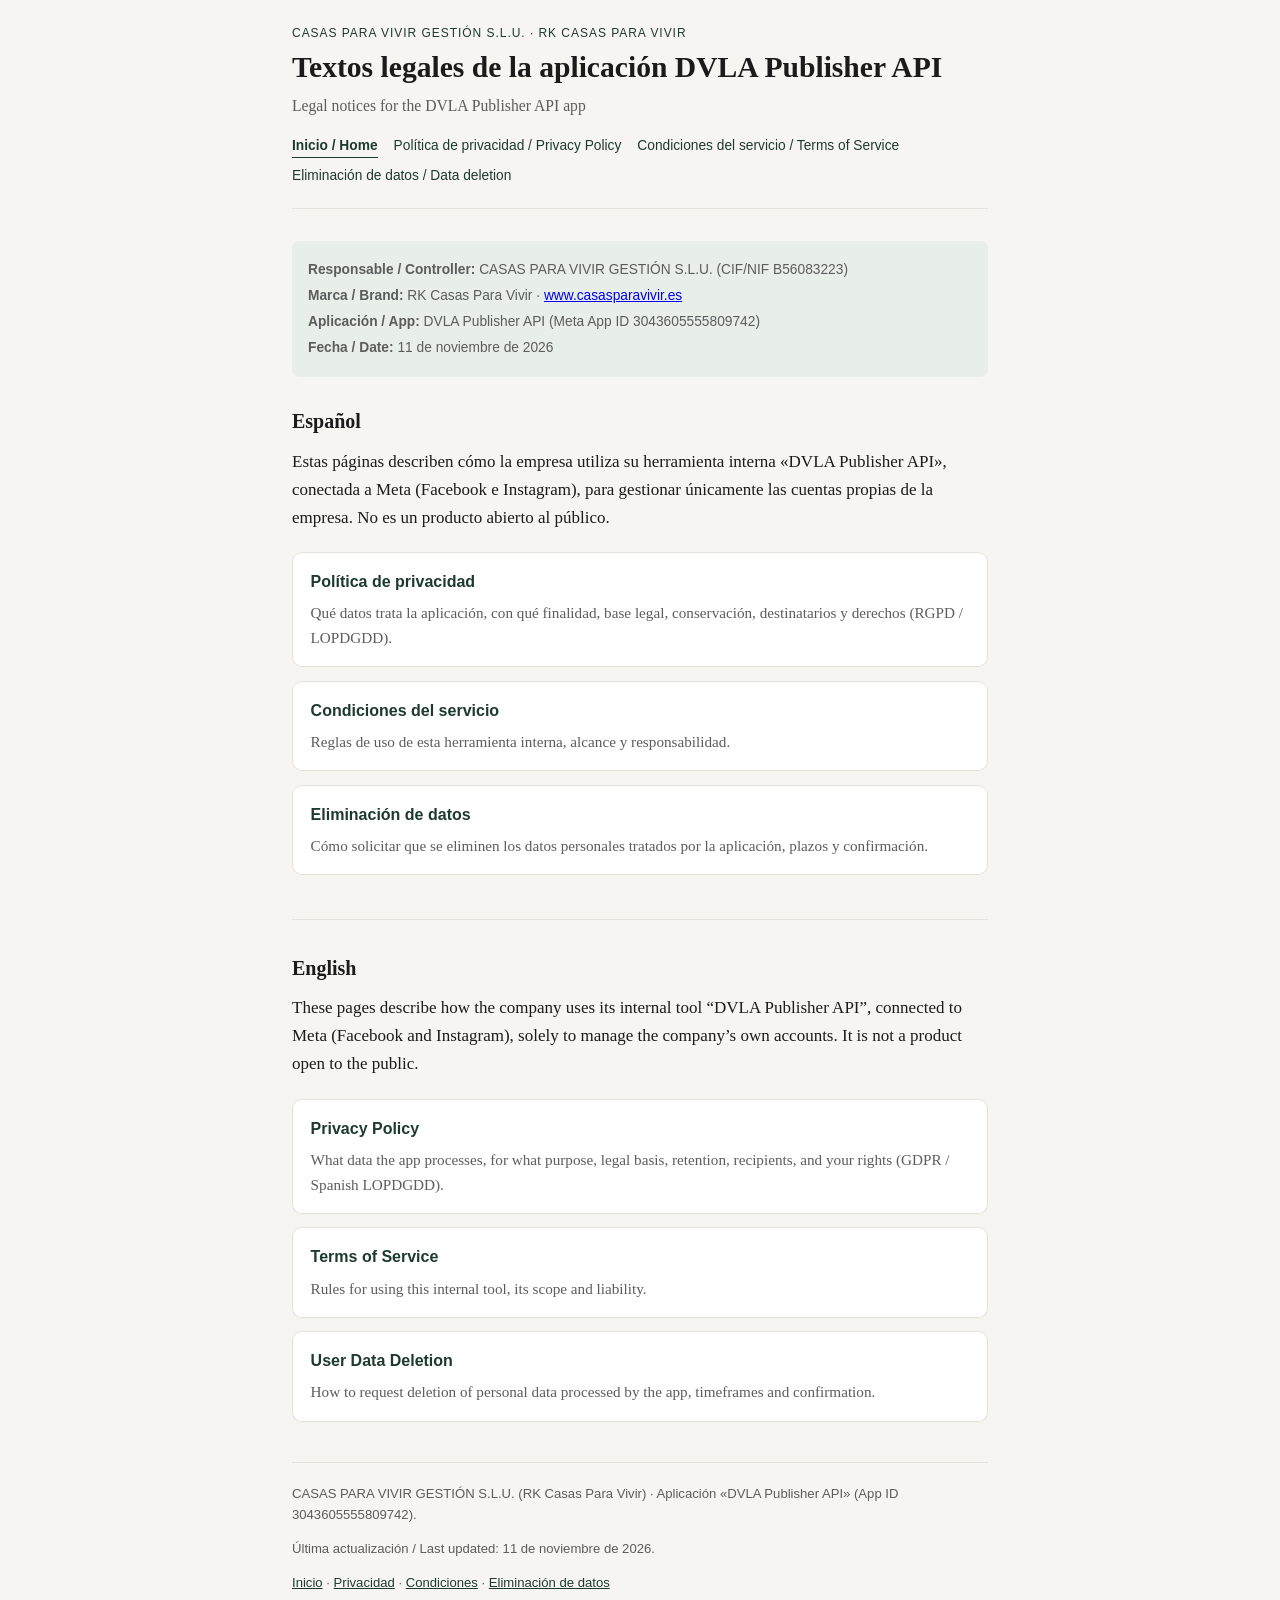
<file: index.html>
<!DOCTYPE html>
<html lang="es">
<head>
  <meta charset="utf-8">
  <meta name="viewport" content="width=device-width, initial-scale=1">
  <title>Textos legales — DVLA Publisher API | CASAS PARA VIVIR GESTIÓN S.L.U.</title>
  <meta name="description" content="Política de privacidad, condiciones del servicio e instrucciones de eliminación de datos de la aplicación interna DVLA Publisher API.">
  <meta name="robots" content="index,follow">
  <link rel="stylesheet" href="styles.css">
</head>
<body>
  <div class="wrap">
    <header>
      <p class="brand">CASAS PARA VIVIR GESTIÓN S.L.U. · RK Casas Para Vivir</p>
      <h1>Textos legales de la aplicación DVLA Publisher API</h1>
      <p class="subtitle">Legal notices for the DVLA Publisher API app</p>
    <nav>
      <a href="index.html" aria-current="page">Inicio / Home</a>
      <a href="privacidad.html">Política de privacidad / Privacy Policy</a>
      <a href="condiciones.html">Condiciones del servicio / Terms of Service</a>
      <a href="eliminacion-datos.html">Eliminación de datos / Data deletion</a>
    </nav>
    </header>

    <div class="meta">
      <p><strong>Responsable / Controller:</strong> CASAS PARA VIVIR GESTIÓN S.L.U. (CIF/NIF B56083223)</p>
      <p><strong>Marca / Brand:</strong> RK Casas Para Vivir · <a href="https://www.casasparavivir.es">www.casasparavivir.es</a></p>
      <p><strong>Aplicación / App:</strong> DVLA Publisher API (Meta App ID 3043605555809742)</p>
      <p><strong>Fecha / Date:</strong> 11 de noviembre de 2026</p>
    </div>

    <section id="es">
      <h2>Español</h2>
      <p>Estas páginas describen cómo la empresa utiliza su herramienta interna «DVLA Publisher API», conectada a Meta (Facebook e Instagram), para gestionar únicamente las cuentas propias de la empresa. No es un producto abierto al público.</p>
      <div class="cards">
        <a class="card" href="privacidad.html">
          <h2>Política de privacidad</h2>
          <p>Qué datos trata la aplicación, con qué finalidad, base legal, conservación, destinatarios y derechos (RGPD / LOPDGDD).</p>
        </a>
        <a class="card" href="condiciones.html">
          <h2>Condiciones del servicio</h2>
          <p>Reglas de uso de esta herramienta interna, alcance y responsabilidad.</p>
        </a>
        <a class="card" href="eliminacion-datos.html">
          <h2>Eliminación de datos</h2>
          <p>Cómo solicitar que se eliminen los datos personales tratados por la aplicación, plazos y confirmación.</p>
        </a>
      </div>
    </section>

    <hr class="lang-break">

    <section id="en">
      <h2>English</h2>
      <p>These pages describe how the company uses its internal tool “DVLA Publisher API”, connected to Meta (Facebook and Instagram), solely to manage the company’s own accounts. It is not a product open to the public.</p>
      <div class="cards">
        <a class="card" href="privacidad.html#en">
          <h2>Privacy Policy</h2>
          <p>What data the app processes, for what purpose, legal basis, retention, recipients, and your rights (GDPR / Spanish LOPDGDD).</p>
        </a>
        <a class="card" href="condiciones.html#en">
          <h2>Terms of Service</h2>
          <p>Rules for using this internal tool, its scope and liability.</p>
        </a>
        <a class="card" href="eliminacion-datos.html#en">
          <h2>User Data Deletion</h2>
          <p>How to request deletion of personal data processed by the app, timeframes and confirmation.</p>
        </a>
      </div>
    </section>
    <footer>
      <p>CASAS PARA VIVIR GESTIÓN S.L.U. (RK Casas Para Vivir) · Aplicación «DVLA Publisher API» (App ID 3043605555809742).</p>
      <p>Última actualización / Last updated: 11 de noviembre de 2026.</p>
      <p>
        <a href="index.html">Inicio</a> ·
        <a href="privacidad.html">Privacidad</a> ·
        <a href="condiciones.html">Condiciones</a> ·
        <a href="eliminacion-datos.html">Eliminación de datos</a>
      </p>
    </footer>
  </div>
</body>
</html>
</file>
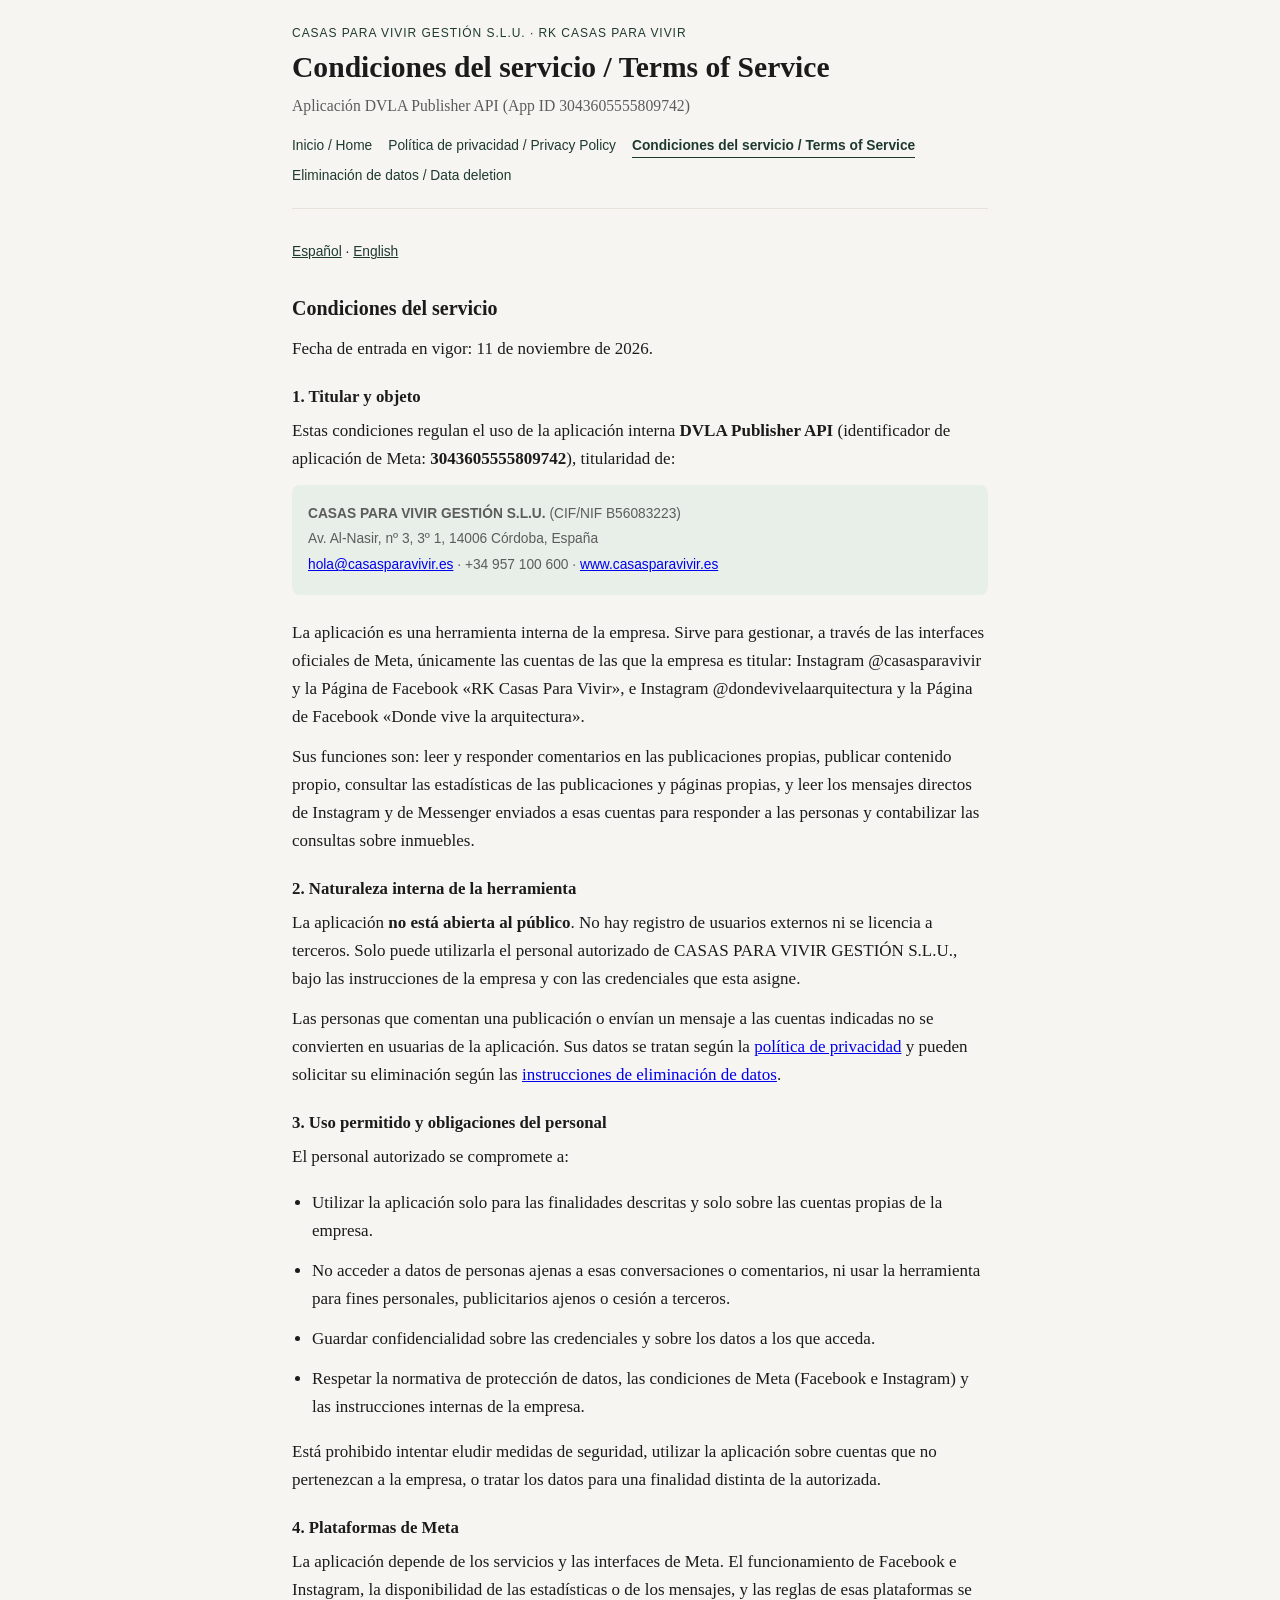
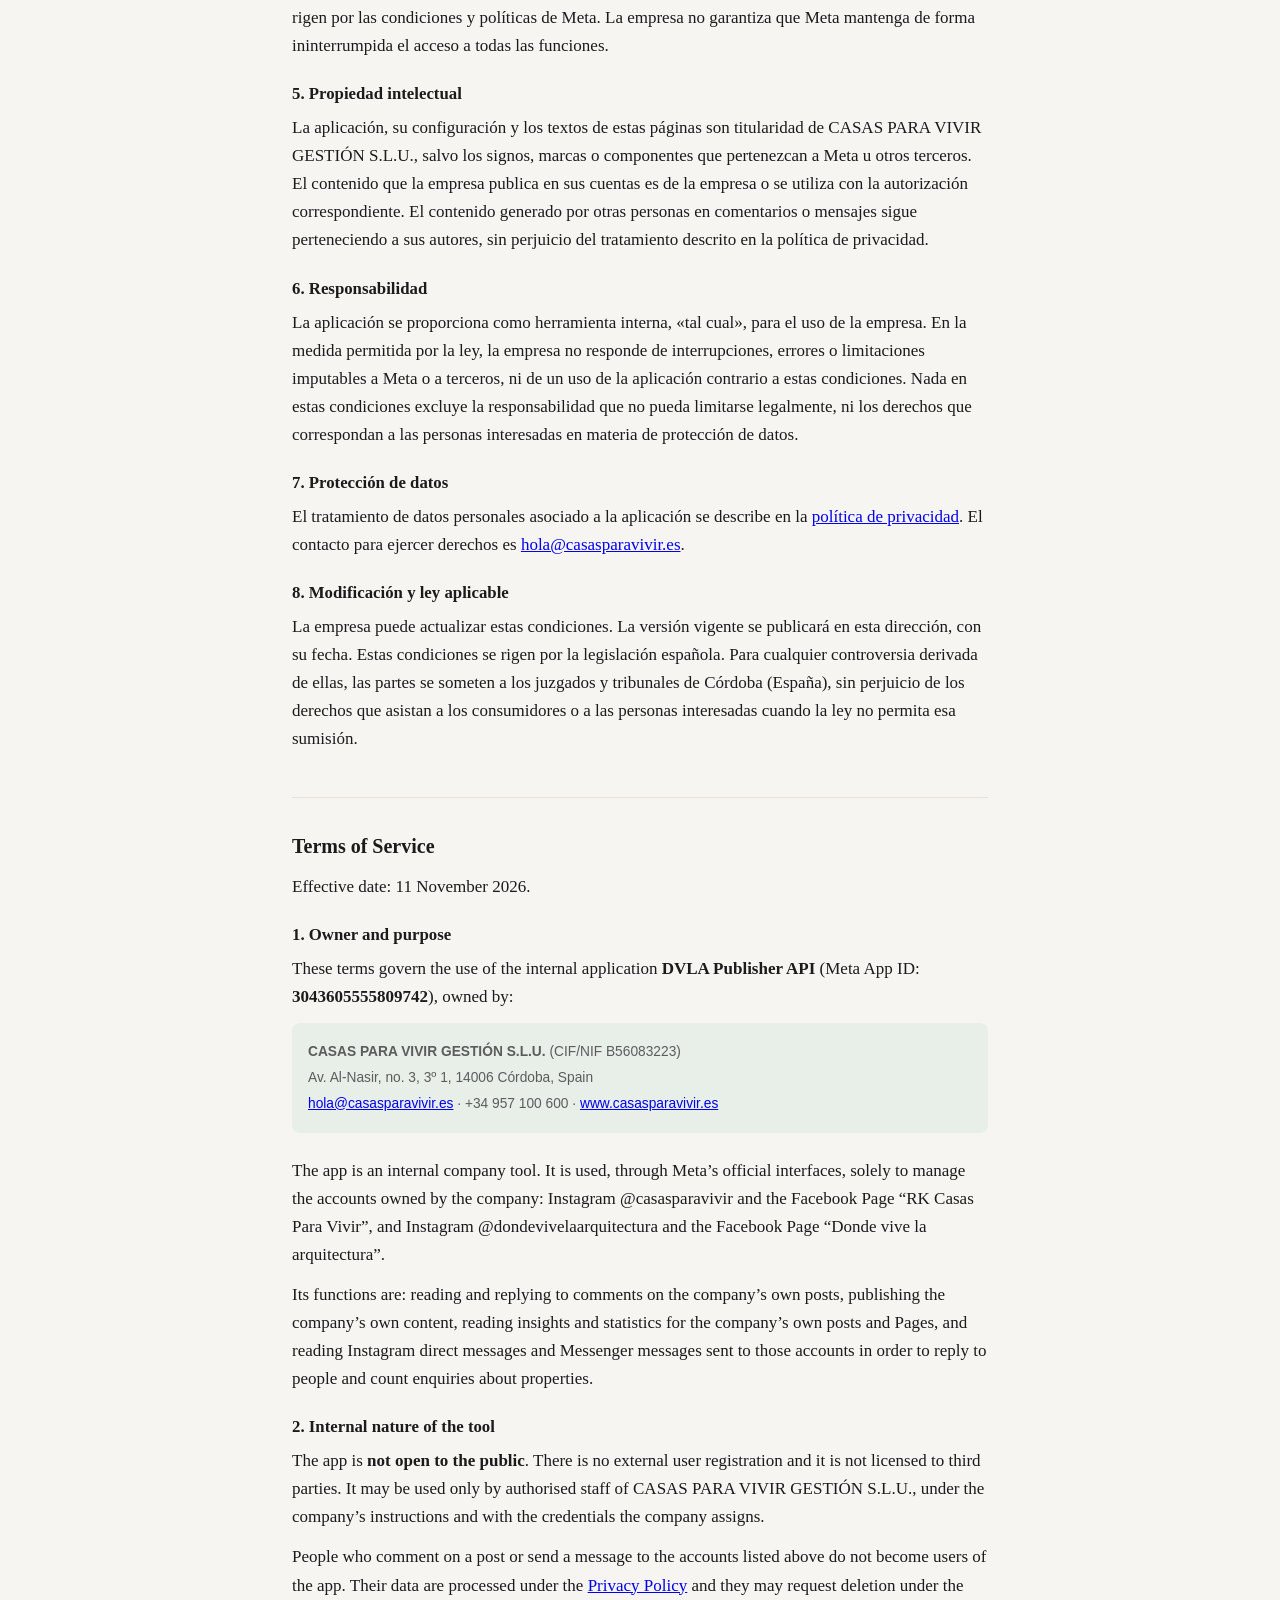
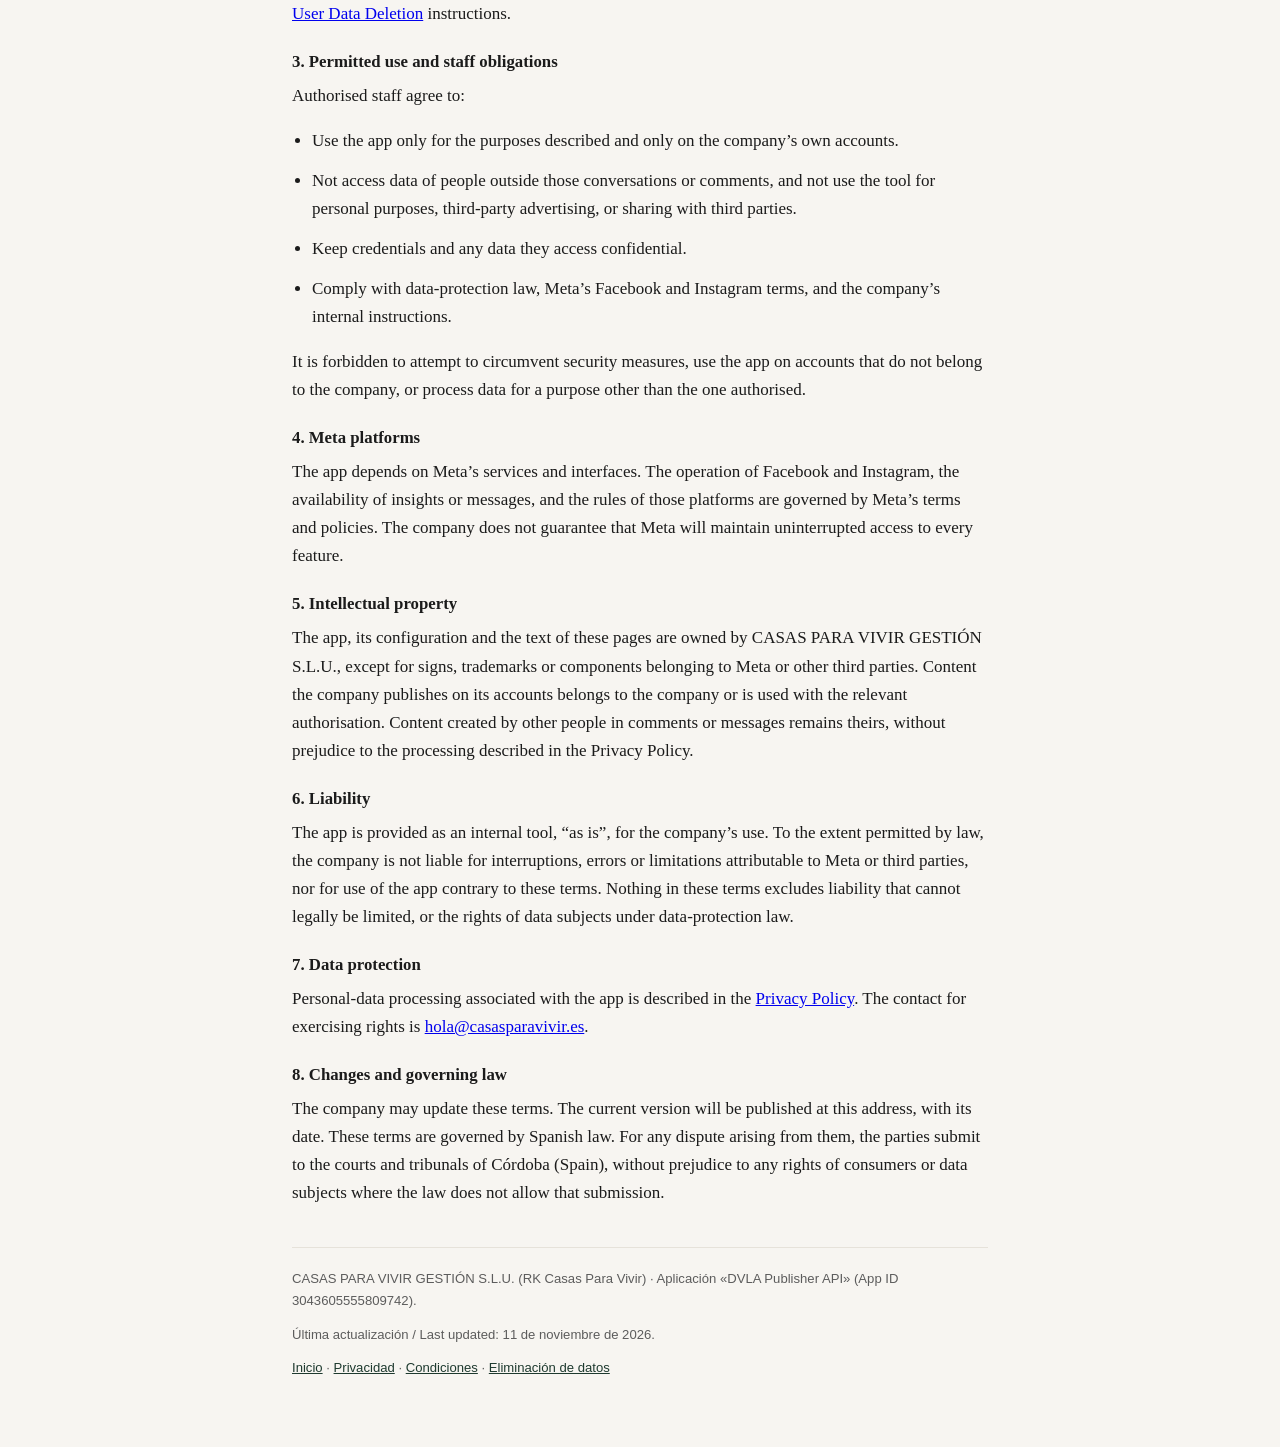
<file: condiciones.html>
<!DOCTYPE html>
<html lang="es">
<head>
  <meta charset="utf-8">
  <meta name="viewport" content="width=device-width, initial-scale=1">
  <title>Condiciones del servicio — DVLA Publisher API | CASAS PARA VIVIR GESTIÓN S.L.U.</title>
  <meta name="description" content="Condiciones del servicio de la aplicación interna DVLA Publisher API de CASAS PARA VIVIR GESTIÓN S.L.U.">
  <meta name="robots" content="index,follow">
  <link rel="stylesheet" href="styles.css">
</head>
<body>
  <div class="wrap">
    <header>
      <p class="brand">CASAS PARA VIVIR GESTIÓN S.L.U. · RK Casas Para Vivir</p>
      <h1>Condiciones del servicio / Terms of Service</h1>
      <p class="subtitle">Aplicación DVLA Publisher API (App ID 3043605555809742)</p>
    <nav>
      <a href="index.html">Inicio / Home</a>
      <a href="privacidad.html">Política de privacidad / Privacy Policy</a>
      <a href="condiciones.html" aria-current="page">Condiciones del servicio / Terms of Service</a>
      <a href="eliminacion-datos.html">Eliminación de datos / Data deletion</a>
    </nav>
    </header>

    <p class="lang"><a href="#es">Español</a> · <a href="#en">English</a></p>

    <section id="es">
      <h2>Condiciones del servicio</h2>
      <p>Fecha de entrada en vigor: 11 de noviembre de 2026.</p>

      <h3>1. Titular y objeto</h3>
      <p>Estas condiciones regulan el uso de la aplicación interna <strong>DVLA Publisher API</strong> (identificador de aplicación de Meta: <strong>3043605555809742</strong>), titularidad de:</p>
      <div class="meta">
        <p><strong>CASAS PARA VIVIR GESTIÓN S.L.U.</strong> (CIF/NIF B56083223)</p>
        <p>Av. Al-Nasir, nº 3, 3º 1, 14006 Córdoba, España</p>
        <p><a href="mailto:hola@casasparavivir.es">hola@casasparavivir.es</a> · +34 957 100 600 · <a href="https://www.casasparavivir.es">www.casasparavivir.es</a></p>
      </div>
      <p>La aplicación es una herramienta interna de la empresa. Sirve para gestionar, a través de las interfaces oficiales de Meta, únicamente las cuentas de las que la empresa es titular: Instagram @casasparavivir y la Página de Facebook «RK Casas Para Vivir», e Instagram @dondevivelaarquitectura y la Página de Facebook «Donde vive la arquitectura».</p>
      <p>Sus funciones son: leer y responder comentarios en las publicaciones propias, publicar contenido propio, consultar las estadísticas de las publicaciones y páginas propias, y leer los mensajes directos de Instagram y de Messenger enviados a esas cuentas para responder a las personas y contabilizar las consultas sobre inmuebles.</p>

      <h3>2. Naturaleza interna de la herramienta</h3>
      <p>La aplicación <strong>no está abierta al público</strong>. No hay registro de usuarios externos ni se licencia a terceros. Solo puede utilizarla el personal autorizado de CASAS PARA VIVIR GESTIÓN S.L.U., bajo las instrucciones de la empresa y con las credenciales que esta asigne.</p>
      <p>Las personas que comentan una publicación o envían un mensaje a las cuentas indicadas no se convierten en usuarias de la aplicación. Sus datos se tratan según la <a href="privacidad.html">política de privacidad</a> y pueden solicitar su eliminación según las <a href="eliminacion-datos.html">instrucciones de eliminación de datos</a>.</p>

      <h3>3. Uso permitido y obligaciones del personal</h3>
      <p>El personal autorizado se compromete a:</p>
      <ul>
        <li>Utilizar la aplicación solo para las finalidades descritas y solo sobre las cuentas propias de la empresa.</li>
        <li>No acceder a datos de personas ajenas a esas conversaciones o comentarios, ni usar la herramienta para fines personales, publicitarios ajenos o cesión a terceros.</li>
        <li>Guardar confidencialidad sobre las credenciales y sobre los datos a los que acceda.</li>
        <li>Respetar la normativa de protección de datos, las condiciones de Meta (Facebook e Instagram) y las instrucciones internas de la empresa.</li>
      </ul>
      <p>Está prohibido intentar eludir medidas de seguridad, utilizar la aplicación sobre cuentas que no pertenezcan a la empresa, o tratar los datos para una finalidad distinta de la autorizada.</p>

      <h3>4. Plataformas de Meta</h3>
      <p>La aplicación depende de los servicios y las interfaces de Meta. El funcionamiento de Facebook e Instagram, la disponibilidad de las estadísticas o de los mensajes, y las reglas de esas plataformas se rigen por las condiciones y políticas de Meta. La empresa no garantiza que Meta mantenga de forma ininterrumpida el acceso a todas las funciones.</p>

      <h3>5. Propiedad intelectual</h3>
      <p>La aplicación, su configuración y los textos de estas páginas son titularidad de CASAS PARA VIVIR GESTIÓN S.L.U., salvo los signos, marcas o componentes que pertenezcan a Meta u otros terceros. El contenido que la empresa publica en sus cuentas es de la empresa o se utiliza con la autorización correspondiente. El contenido generado por otras personas en comentarios o mensajes sigue perteneciendo a sus autores, sin perjuicio del tratamiento descrito en la política de privacidad.</p>

      <h3>6. Responsabilidad</h3>
      <p>La aplicación se proporciona como herramienta interna, «tal cual», para el uso de la empresa. En la medida permitida por la ley, la empresa no responde de interrupciones, errores o limitaciones imputables a Meta o a terceros, ni de un uso de la aplicación contrario a estas condiciones. Nada en estas condiciones excluye la responsabilidad que no pueda limitarse legalmente, ni los derechos que correspondan a las personas interesadas en materia de protección de datos.</p>

      <h3>7. Protección de datos</h3>
      <p>El tratamiento de datos personales asociado a la aplicación se describe en la <a href="privacidad.html">política de privacidad</a>. El contacto para ejercer derechos es <a href="mailto:hola@casasparavivir.es">hola@casasparavivir.es</a>.</p>

      <h3>8. Modificación y ley aplicable</h3>
      <p>La empresa puede actualizar estas condiciones. La versión vigente se publicará en esta dirección, con su fecha. Estas condiciones se rigen por la legislación española. Para cualquier controversia derivada de ellas, las partes se someten a los juzgados y tribunales de Córdoba (España), sin perjuicio de los derechos que asistan a los consumidores o a las personas interesadas cuando la ley no permita esa sumisión.</p>
    </section>

    <hr class="lang-break">

    <section id="en">
      <h2>Terms of Service</h2>
      <p>Effective date: 11 November 2026.</p>

      <h3>1. Owner and purpose</h3>
      <p>These terms govern the use of the internal application <strong>DVLA Publisher API</strong> (Meta App ID: <strong>3043605555809742</strong>), owned by:</p>
      <div class="meta">
        <p><strong>CASAS PARA VIVIR GESTIÓN S.L.U.</strong> (CIF/NIF B56083223)</p>
        <p>Av. Al-Nasir, no. 3, 3º 1, 14006 Córdoba, Spain</p>
        <p><a href="mailto:hola@casasparavivir.es">hola@casasparavivir.es</a> · +34 957 100 600 · <a href="https://www.casasparavivir.es">www.casasparavivir.es</a></p>
      </div>
      <p>The app is an internal company tool. It is used, through Meta’s official interfaces, solely to manage the accounts owned by the company: Instagram @casasparavivir and the Facebook Page “RK Casas Para Vivir”, and Instagram @dondevivelaarquitectura and the Facebook Page “Donde vive la arquitectura”.</p>
      <p>Its functions are: reading and replying to comments on the company’s own posts, publishing the company’s own content, reading insights and statistics for the company’s own posts and Pages, and reading Instagram direct messages and Messenger messages sent to those accounts in order to reply to people and count enquiries about properties.</p>

      <h3>2. Internal nature of the tool</h3>
      <p>The app is <strong>not open to the public</strong>. There is no external user registration and it is not licensed to third parties. It may be used only by authorised staff of CASAS PARA VIVIR GESTIÓN S.L.U., under the company’s instructions and with the credentials the company assigns.</p>
      <p>People who comment on a post or send a message to the accounts listed above do not become users of the app. Their data are processed under the <a href="privacidad.html#en">Privacy Policy</a> and they may request deletion under the <a href="eliminacion-datos.html#en">User Data Deletion</a> instructions.</p>

      <h3>3. Permitted use and staff obligations</h3>
      <p>Authorised staff agree to:</p>
      <ul>
        <li>Use the app only for the purposes described and only on the company’s own accounts.</li>
        <li>Not access data of people outside those conversations or comments, and not use the tool for personal purposes, third-party advertising, or sharing with third parties.</li>
        <li>Keep credentials and any data they access confidential.</li>
        <li>Comply with data-protection law, Meta’s Facebook and Instagram terms, and the company’s internal instructions.</li>
      </ul>
      <p>It is forbidden to attempt to circumvent security measures, use the app on accounts that do not belong to the company, or process data for a purpose other than the one authorised.</p>

      <h3>4. Meta platforms</h3>
      <p>The app depends on Meta’s services and interfaces. The operation of Facebook and Instagram, the availability of insights or messages, and the rules of those platforms are governed by Meta’s terms and policies. The company does not guarantee that Meta will maintain uninterrupted access to every feature.</p>

      <h3>5. Intellectual property</h3>
      <p>The app, its configuration and the text of these pages are owned by CASAS PARA VIVIR GESTIÓN S.L.U., except for signs, trademarks or components belonging to Meta or other third parties. Content the company publishes on its accounts belongs to the company or is used with the relevant authorisation. Content created by other people in comments or messages remains theirs, without prejudice to the processing described in the Privacy Policy.</p>

      <h3>6. Liability</h3>
      <p>The app is provided as an internal tool, “as is”, for the company’s use. To the extent permitted by law, the company is not liable for interruptions, errors or limitations attributable to Meta or third parties, nor for use of the app contrary to these terms. Nothing in these terms excludes liability that cannot legally be limited, or the rights of data subjects under data-protection law.</p>

      <h3>7. Data protection</h3>
      <p>Personal-data processing associated with the app is described in the <a href="privacidad.html#en">Privacy Policy</a>. The contact for exercising rights is <a href="mailto:hola@casasparavivir.es">hola@casasparavivir.es</a>.</p>

      <h3>8. Changes and governing law</h3>
      <p>The company may update these terms. The current version will be published at this address, with its date. These terms are governed by Spanish law. For any dispute arising from them, the parties submit to the courts and tribunals of Córdoba (Spain), without prejudice to any rights of consumers or data subjects where the law does not allow that submission.</p>
    </section>
    <footer>
      <p>CASAS PARA VIVIR GESTIÓN S.L.U. (RK Casas Para Vivir) · Aplicación «DVLA Publisher API» (App ID 3043605555809742).</p>
      <p>Última actualización / Last updated: 11 de noviembre de 2026.</p>
      <p>
        <a href="index.html">Inicio</a> ·
        <a href="privacidad.html">Privacidad</a> ·
        <a href="condiciones.html">Condiciones</a> ·
        <a href="eliminacion-datos.html">Eliminación de datos</a>
      </p>
    </footer>
  </div>
</body>
</html>
</file>
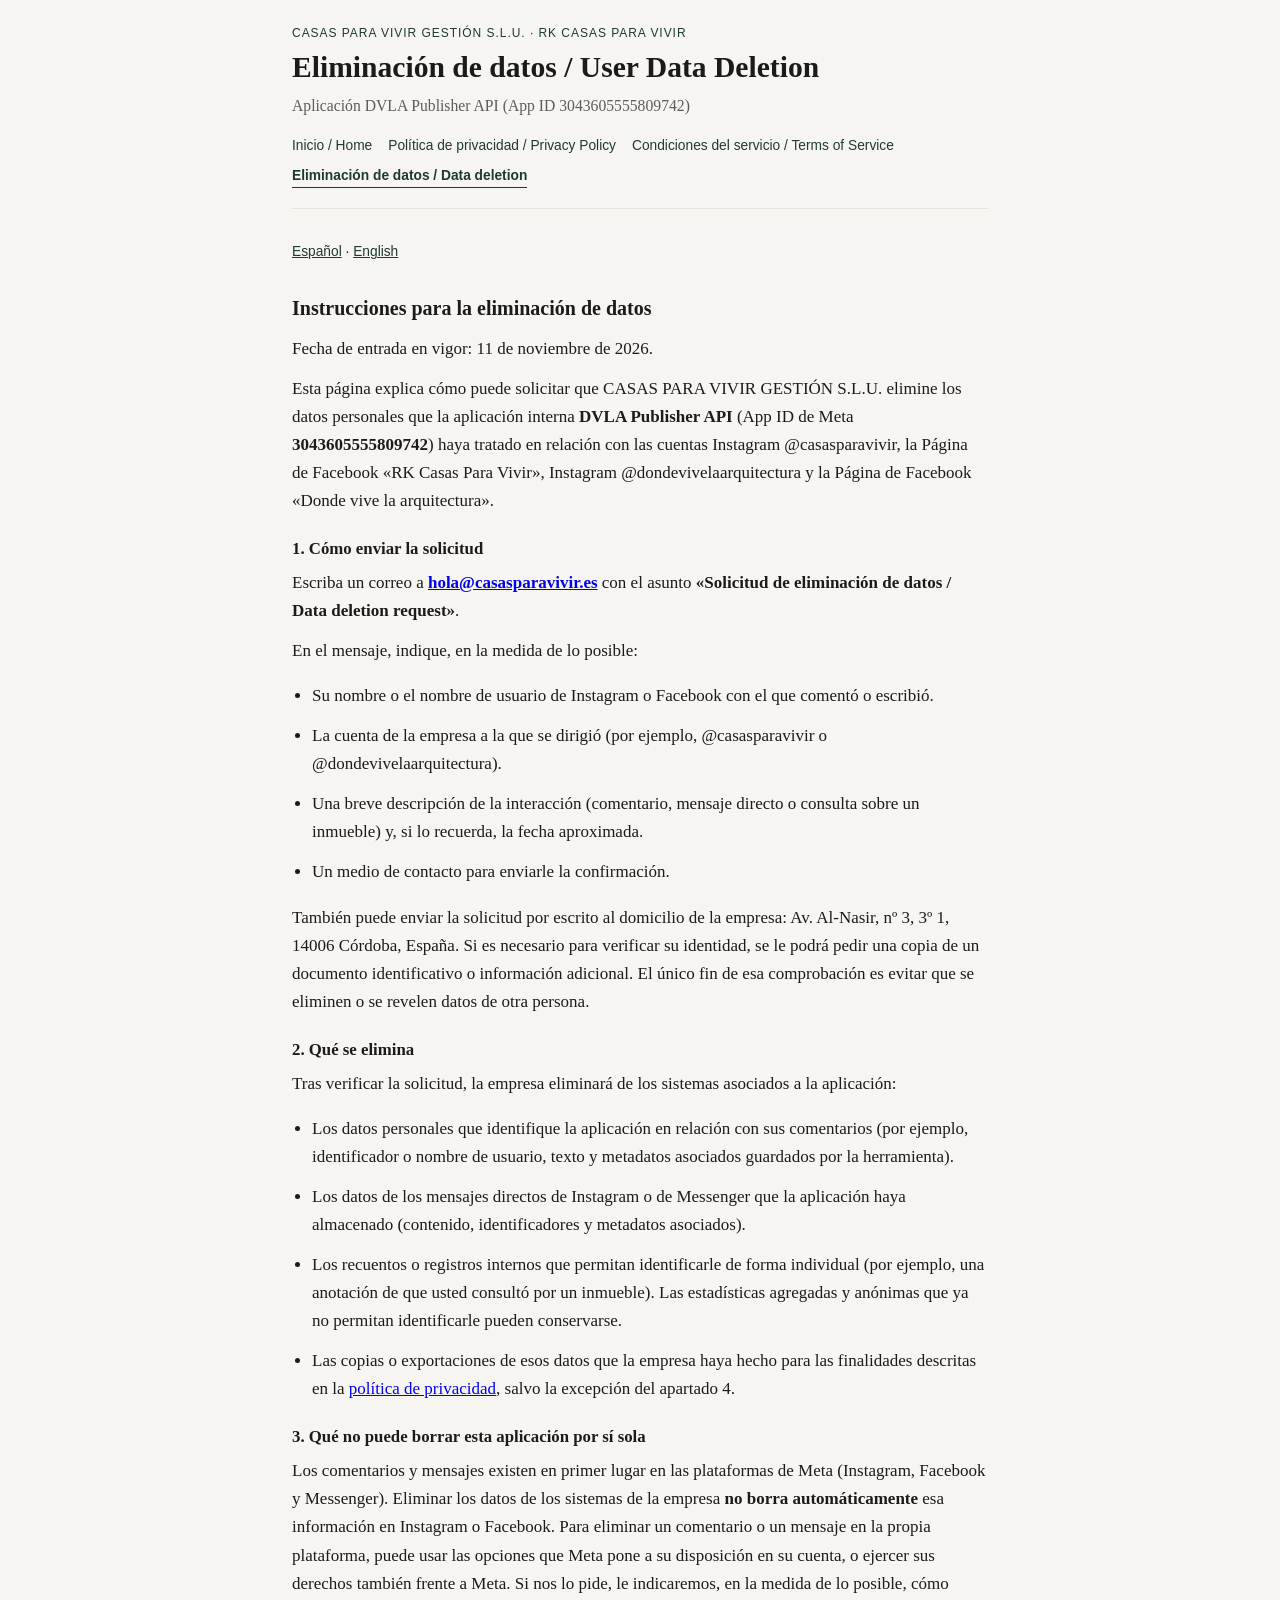
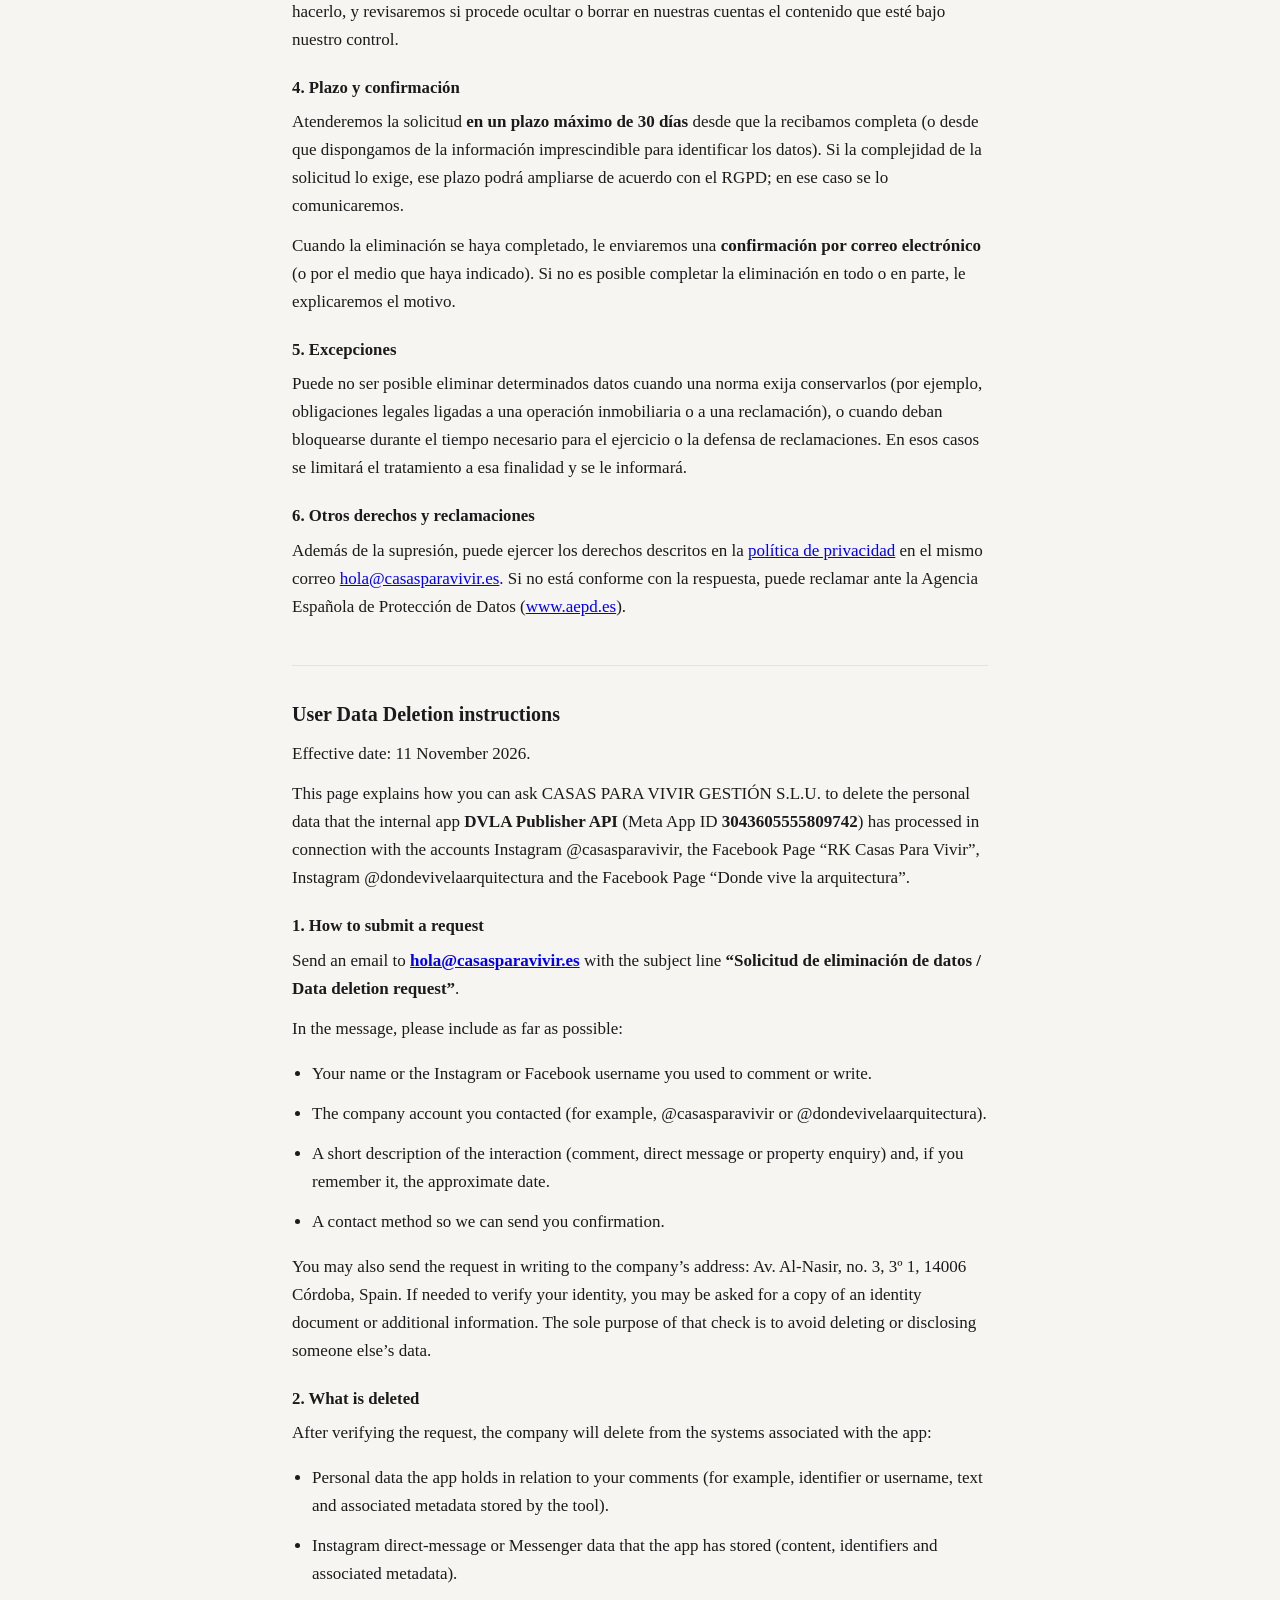
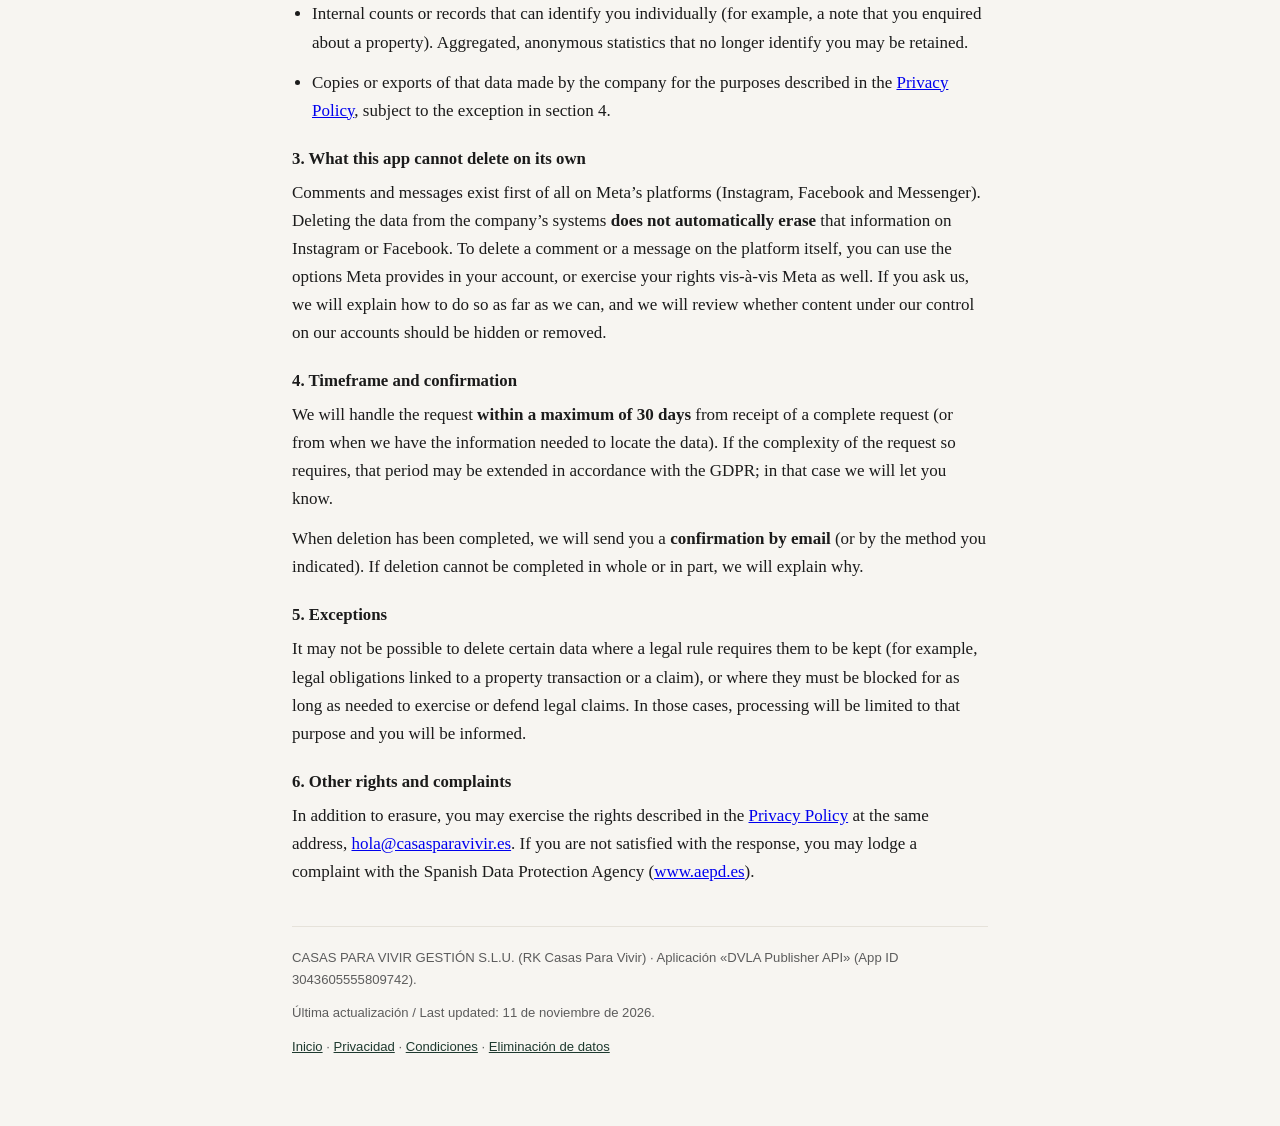
<file: eliminacion-datos.html>
<!DOCTYPE html>
<html lang="es">
<head>
  <meta charset="utf-8">
  <meta name="viewport" content="width=device-width, initial-scale=1">
  <title>Eliminación de datos — DVLA Publisher API | CASAS PARA VIVIR GESTIÓN S.L.U.</title>
  <meta name="description" content="Instrucciones para solicitar la eliminación de datos personales tratados por la aplicación DVLA Publisher API.">
  <meta name="robots" content="index,follow">
  <link rel="stylesheet" href="styles.css">
</head>
<body>
  <div class="wrap">
    <header>
      <p class="brand">CASAS PARA VIVIR GESTIÓN S.L.U. · RK Casas Para Vivir</p>
      <h1>Eliminación de datos / User Data Deletion</h1>
      <p class="subtitle">Aplicación DVLA Publisher API (App ID 3043605555809742)</p>
    <nav>
      <a href="index.html">Inicio / Home</a>
      <a href="privacidad.html">Política de privacidad / Privacy Policy</a>
      <a href="condiciones.html">Condiciones del servicio / Terms of Service</a>
      <a href="eliminacion-datos.html" aria-current="page">Eliminación de datos / Data deletion</a>
    </nav>
    </header>

    <p class="lang"><a href="#es">Español</a> · <a href="#en">English</a></p>

    <section id="es">
      <h2>Instrucciones para la eliminación de datos</h2>
      <p>Fecha de entrada en vigor: 11 de noviembre de 2026.</p>
      <p>Esta página explica cómo puede solicitar que CASAS PARA VIVIR GESTIÓN S.L.U. elimine los datos personales que la aplicación interna <strong>DVLA Publisher API</strong> (App ID de Meta <strong>3043605555809742</strong>) haya tratado en relación con las cuentas Instagram @casasparavivir, la Página de Facebook «RK Casas Para Vivir», Instagram @dondevivelaarquitectura y la Página de Facebook «Donde vive la arquitectura».</p>

      <h3>1. Cómo enviar la solicitud</h3>
      <p>Escriba un correo a <strong><a href="mailto:hola@casasparavivir.es?subject=Solicitud%20de%20eliminacion%20de%20datos%20/%20Data%20deletion%20request">hola@casasparavivir.es</a></strong> con el asunto <strong>«Solicitud de eliminación de datos / Data deletion request»</strong>.</p>
      <p>En el mensaje, indique, en la medida de lo posible:</p>
      <ul>
        <li>Su nombre o el nombre de usuario de Instagram o Facebook con el que comentó o escribió.</li>
        <li>La cuenta de la empresa a la que se dirigió (por ejemplo, @casasparavivir o @dondevivelaarquitectura).</li>
        <li>Una breve descripción de la interacción (comentario, mensaje directo o consulta sobre un inmueble) y, si lo recuerda, la fecha aproximada.</li>
        <li>Un medio de contacto para enviarle la confirmación.</li>
      </ul>
      <p>También puede enviar la solicitud por escrito al domicilio de la empresa: Av. Al-Nasir, nº 3, 3º 1, 14006 Córdoba, España. Si es necesario para verificar su identidad, se le podrá pedir una copia de un documento identificativo o información adicional. El único fin de esa comprobación es evitar que se eliminen o se revelen datos de otra persona.</p>

      <h3>2. Qué se elimina</h3>
      <p>Tras verificar la solicitud, la empresa eliminará de los sistemas asociados a la aplicación:</p>
      <ul>
        <li>Los datos personales que identifique la aplicación en relación con sus comentarios (por ejemplo, identificador o nombre de usuario, texto y metadatos asociados guardados por la herramienta).</li>
        <li>Los datos de los mensajes directos de Instagram o de Messenger que la aplicación haya almacenado (contenido, identificadores y metadatos asociados).</li>
        <li>Los recuentos o registros internos que permitan identificarle de forma individual (por ejemplo, una anotación de que usted consultó por un inmueble). Las estadísticas agregadas y anónimas que ya no permitan identificarle pueden conservarse.</li>
        <li>Las copias o exportaciones de esos datos que la empresa haya hecho para las finalidades descritas en la <a href="privacidad.html">política de privacidad</a>, salvo la excepción del apartado 4.</li>
      </ul>

      <h3>3. Qué no puede borrar esta aplicación por sí sola</h3>
      <p>Los comentarios y mensajes existen en primer lugar en las plataformas de Meta (Instagram, Facebook y Messenger). Eliminar los datos de los sistemas de la empresa <strong>no borra automáticamente</strong> esa información en Instagram o Facebook. Para eliminar un comentario o un mensaje en la propia plataforma, puede usar las opciones que Meta pone a su disposición en su cuenta, o ejercer sus derechos también frente a Meta. Si nos lo pide, le indicaremos, en la medida de lo posible, cómo hacerlo, y revisaremos si procede ocultar o borrar en nuestras cuentas el contenido que esté bajo nuestro control.</p>

      <h3>4. Plazo y confirmación</h3>
      <p>Atenderemos la solicitud <strong>en un plazo máximo de 30 días</strong> desde que la recibamos completa (o desde que dispongamos de la información imprescindible para identificar los datos). Si la complejidad de la solicitud lo exige, ese plazo podrá ampliarse de acuerdo con el RGPD; en ese caso se lo comunicaremos.</p>
      <p>Cuando la eliminación se haya completado, le enviaremos una <strong>confirmación por correo electrónico</strong> (o por el medio que haya indicado). Si no es posible completar la eliminación en todo o en parte, le explicaremos el motivo.</p>

      <h3>5. Excepciones</h3>
      <p>Puede no ser posible eliminar determinados datos cuando una norma exija conservarlos (por ejemplo, obligaciones legales ligadas a una operación inmobiliaria o a una reclamación), o cuando deban bloquearse durante el tiempo necesario para el ejercicio o la defensa de reclamaciones. En esos casos se limitará el tratamiento a esa finalidad y se le informará.</p>

      <h3>6. Otros derechos y reclamaciones</h3>
      <p>Además de la supresión, puede ejercer los derechos descritos en la <a href="privacidad.html">política de privacidad</a> en el mismo correo <a href="mailto:hola@casasparavivir.es">hola@casasparavivir.es</a>. Si no está conforme con la respuesta, puede reclamar ante la Agencia Española de Protección de Datos (<a href="https://www.aepd.es">www.aepd.es</a>).</p>
    </section>

    <hr class="lang-break">

    <section id="en">
      <h2>User Data Deletion instructions</h2>
      <p>Effective date: 11 November 2026.</p>
      <p>This page explains how you can ask CASAS PARA VIVIR GESTIÓN S.L.U. to delete the personal data that the internal app <strong>DVLA Publisher API</strong> (Meta App ID <strong>3043605555809742</strong>) has processed in connection with the accounts Instagram @casasparavivir, the Facebook Page “RK Casas Para Vivir”, Instagram @dondevivelaarquitectura and the Facebook Page “Donde vive la arquitectura”.</p>

      <h3>1. How to submit a request</h3>
      <p>Send an email to <strong><a href="mailto:hola@casasparavivir.es?subject=Solicitud%20de%20eliminacion%20de%20datos%20/%20Data%20deletion%20request">hola@casasparavivir.es</a></strong> with the subject line <strong>“Solicitud de eliminación de datos / Data deletion request”</strong>.</p>
      <p>In the message, please include as far as possible:</p>
      <ul>
        <li>Your name or the Instagram or Facebook username you used to comment or write.</li>
        <li>The company account you contacted (for example, @casasparavivir or @dondevivelaarquitectura).</li>
        <li>A short description of the interaction (comment, direct message or property enquiry) and, if you remember it, the approximate date.</li>
        <li>A contact method so we can send you confirmation.</li>
      </ul>
      <p>You may also send the request in writing to the company’s address: Av. Al-Nasir, no. 3, 3º 1, 14006 Córdoba, Spain. If needed to verify your identity, you may be asked for a copy of an identity document or additional information. The sole purpose of that check is to avoid deleting or disclosing someone else’s data.</p>

      <h3>2. What is deleted</h3>
      <p>After verifying the request, the company will delete from the systems associated with the app:</p>
      <ul>
        <li>Personal data the app holds in relation to your comments (for example, identifier or username, text and associated metadata stored by the tool).</li>
        <li>Instagram direct-message or Messenger data that the app has stored (content, identifiers and associated metadata).</li>
        <li>Internal counts or records that can identify you individually (for example, a note that you enquired about a property). Aggregated, anonymous statistics that no longer identify you may be retained.</li>
        <li>Copies or exports of that data made by the company for the purposes described in the <a href="privacidad.html#en">Privacy Policy</a>, subject to the exception in section 4.</li>
      </ul>

      <h3>3. What this app cannot delete on its own</h3>
      <p>Comments and messages exist first of all on Meta’s platforms (Instagram, Facebook and Messenger). Deleting the data from the company’s systems <strong>does not automatically erase</strong> that information on Instagram or Facebook. To delete a comment or a message on the platform itself, you can use the options Meta provides in your account, or exercise your rights vis-à-vis Meta as well. If you ask us, we will explain how to do so as far as we can, and we will review whether content under our control on our accounts should be hidden or removed.</p>

      <h3>4. Timeframe and confirmation</h3>
      <p>We will handle the request <strong>within a maximum of 30 days</strong> from receipt of a complete request (or from when we have the information needed to locate the data). If the complexity of the request so requires, that period may be extended in accordance with the GDPR; in that case we will let you know.</p>
      <p>When deletion has been completed, we will send you a <strong>confirmation by email</strong> (or by the method you indicated). If deletion cannot be completed in whole or in part, we will explain why.</p>

      <h3>5. Exceptions</h3>
      <p>It may not be possible to delete certain data where a legal rule requires them to be kept (for example, legal obligations linked to a property transaction or a claim), or where they must be blocked for as long as needed to exercise or defend legal claims. In those cases, processing will be limited to that purpose and you will be informed.</p>

      <h3>6. Other rights and complaints</h3>
      <p>In addition to erasure, you may exercise the rights described in the <a href="privacidad.html#en">Privacy Policy</a> at the same address, <a href="mailto:hola@casasparavivir.es">hola@casasparavivir.es</a>. If you are not satisfied with the response, you may lodge a complaint with the Spanish Data Protection Agency (<a href="https://www.aepd.es">www.aepd.es</a>).</p>
    </section>
    <footer>
      <p>CASAS PARA VIVIR GESTIÓN S.L.U. (RK Casas Para Vivir) · Aplicación «DVLA Publisher API» (App ID 3043605555809742).</p>
      <p>Última actualización / Last updated: 11 de noviembre de 2026.</p>
      <p>
        <a href="index.html">Inicio</a> ·
        <a href="privacidad.html">Privacidad</a> ·
        <a href="condiciones.html">Condiciones</a> ·
        <a href="eliminacion-datos.html">Eliminación de datos</a>
      </p>
    </footer>
  </div>
</body>
</html>
</file>
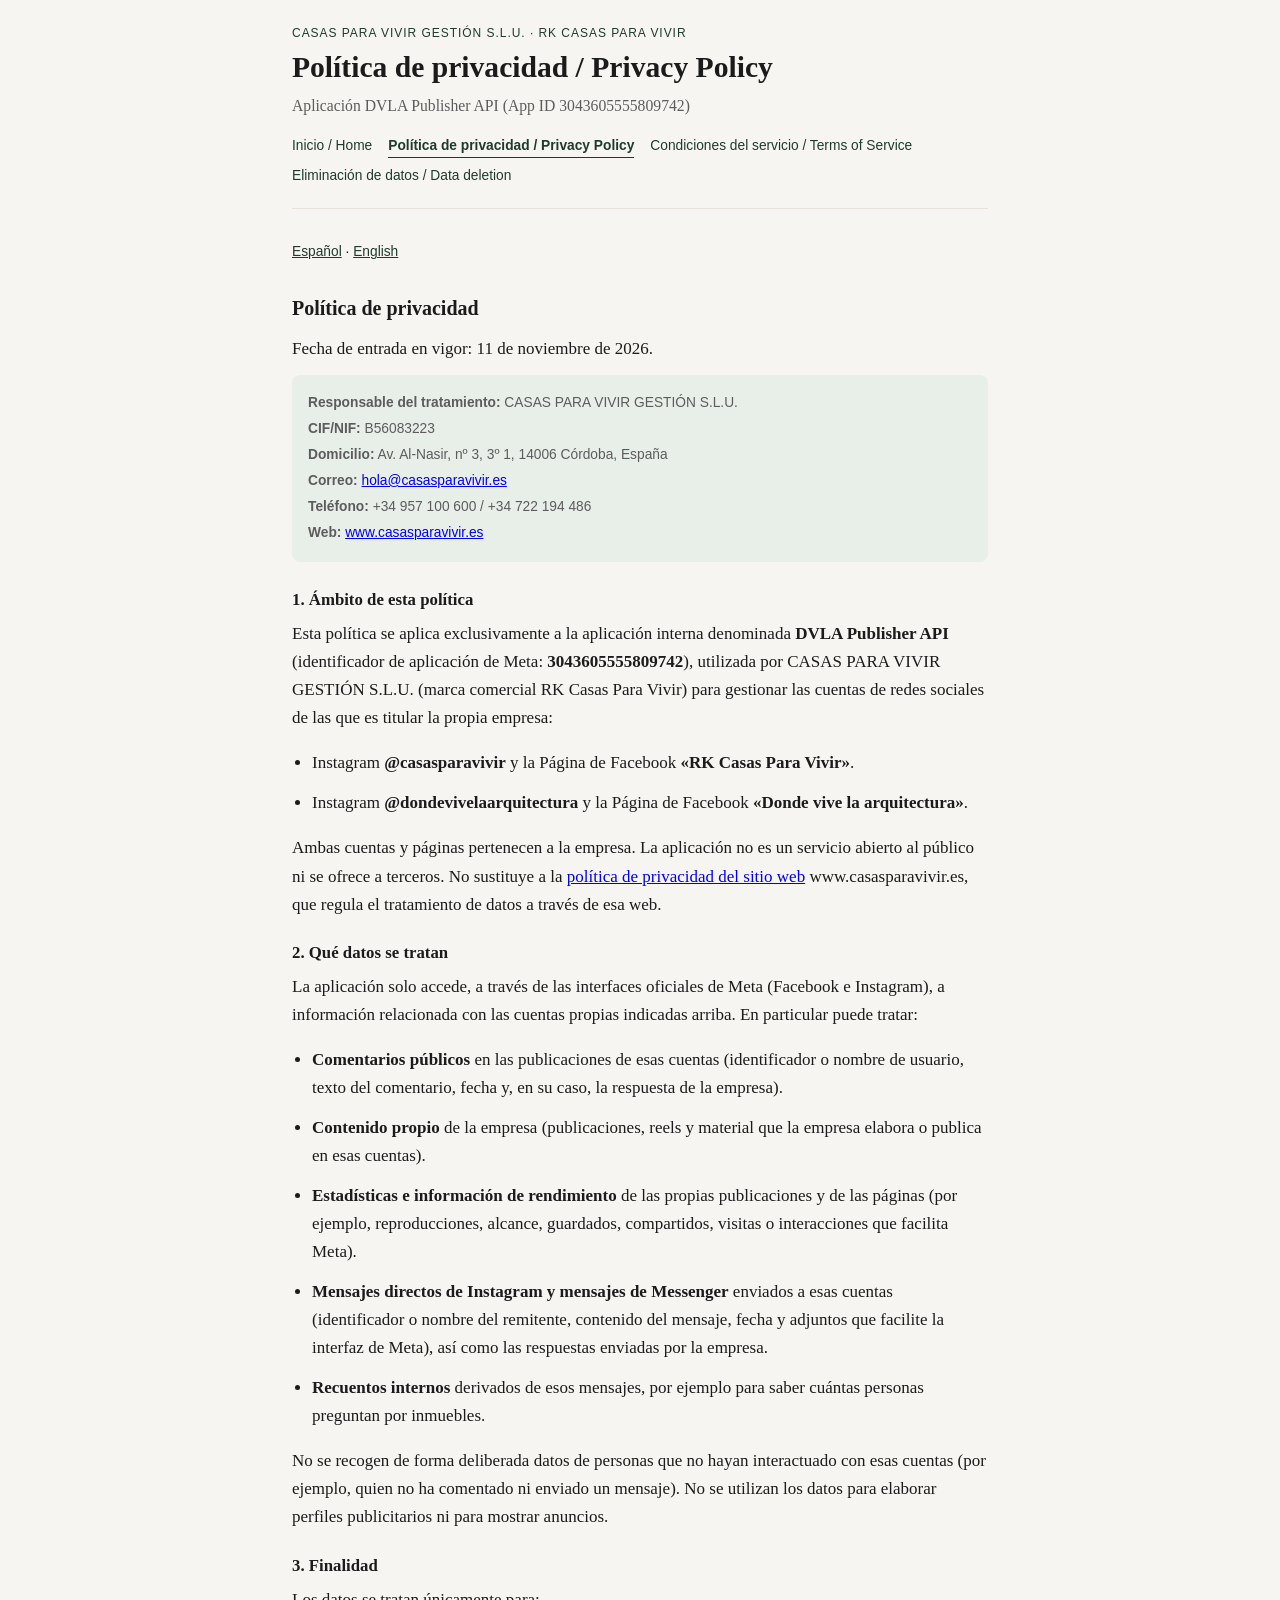
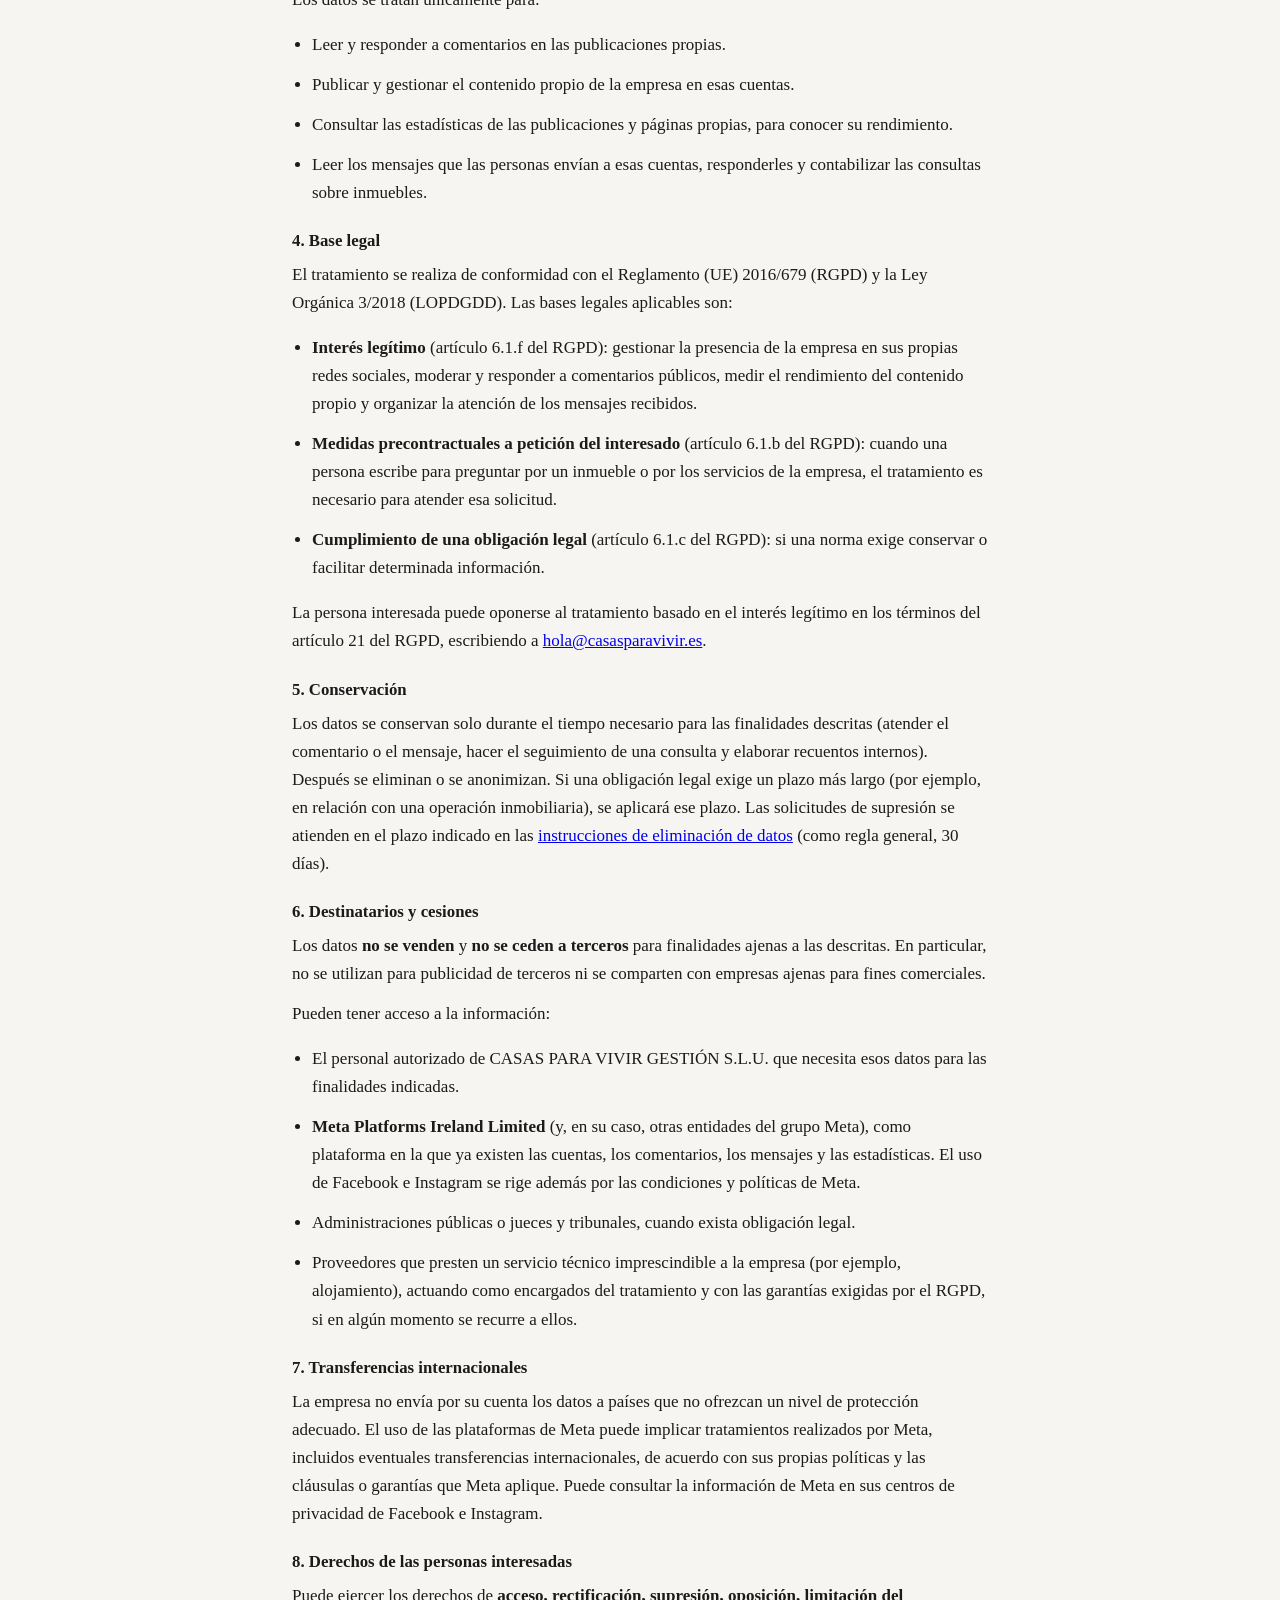
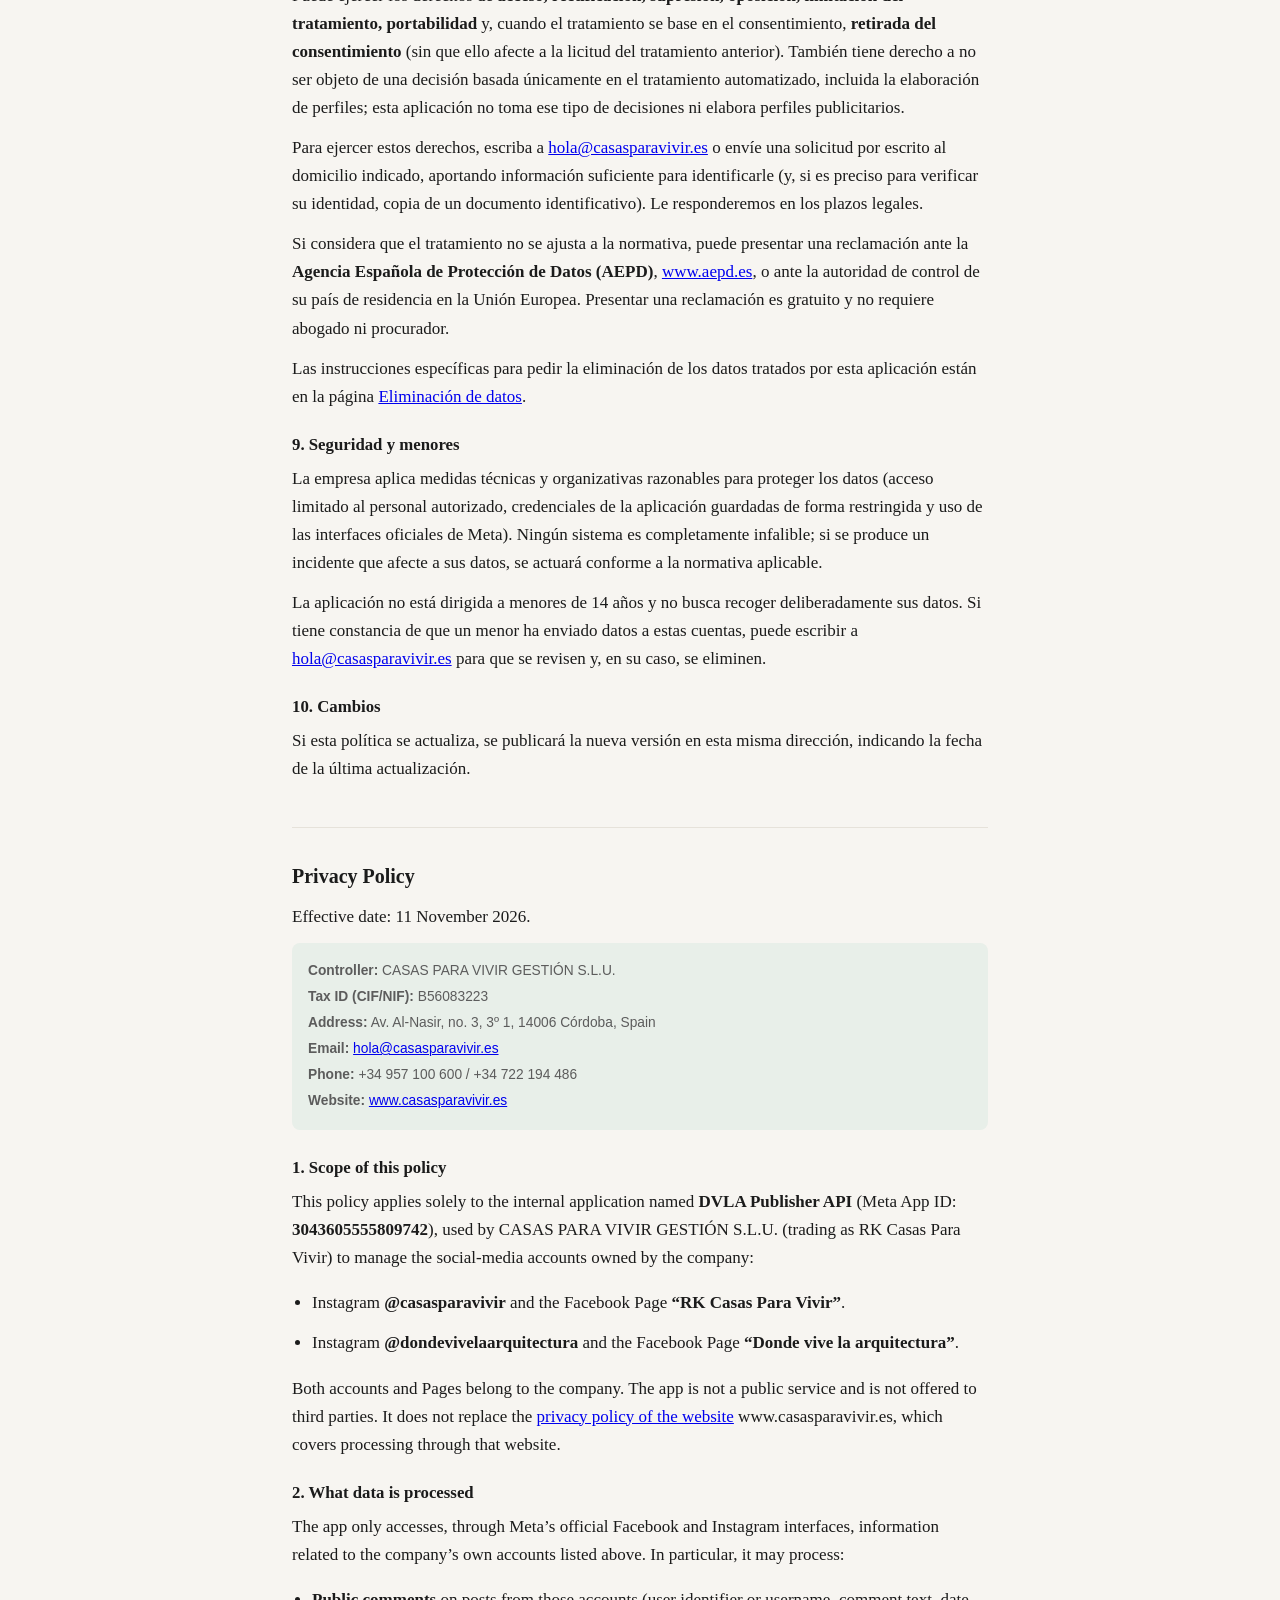
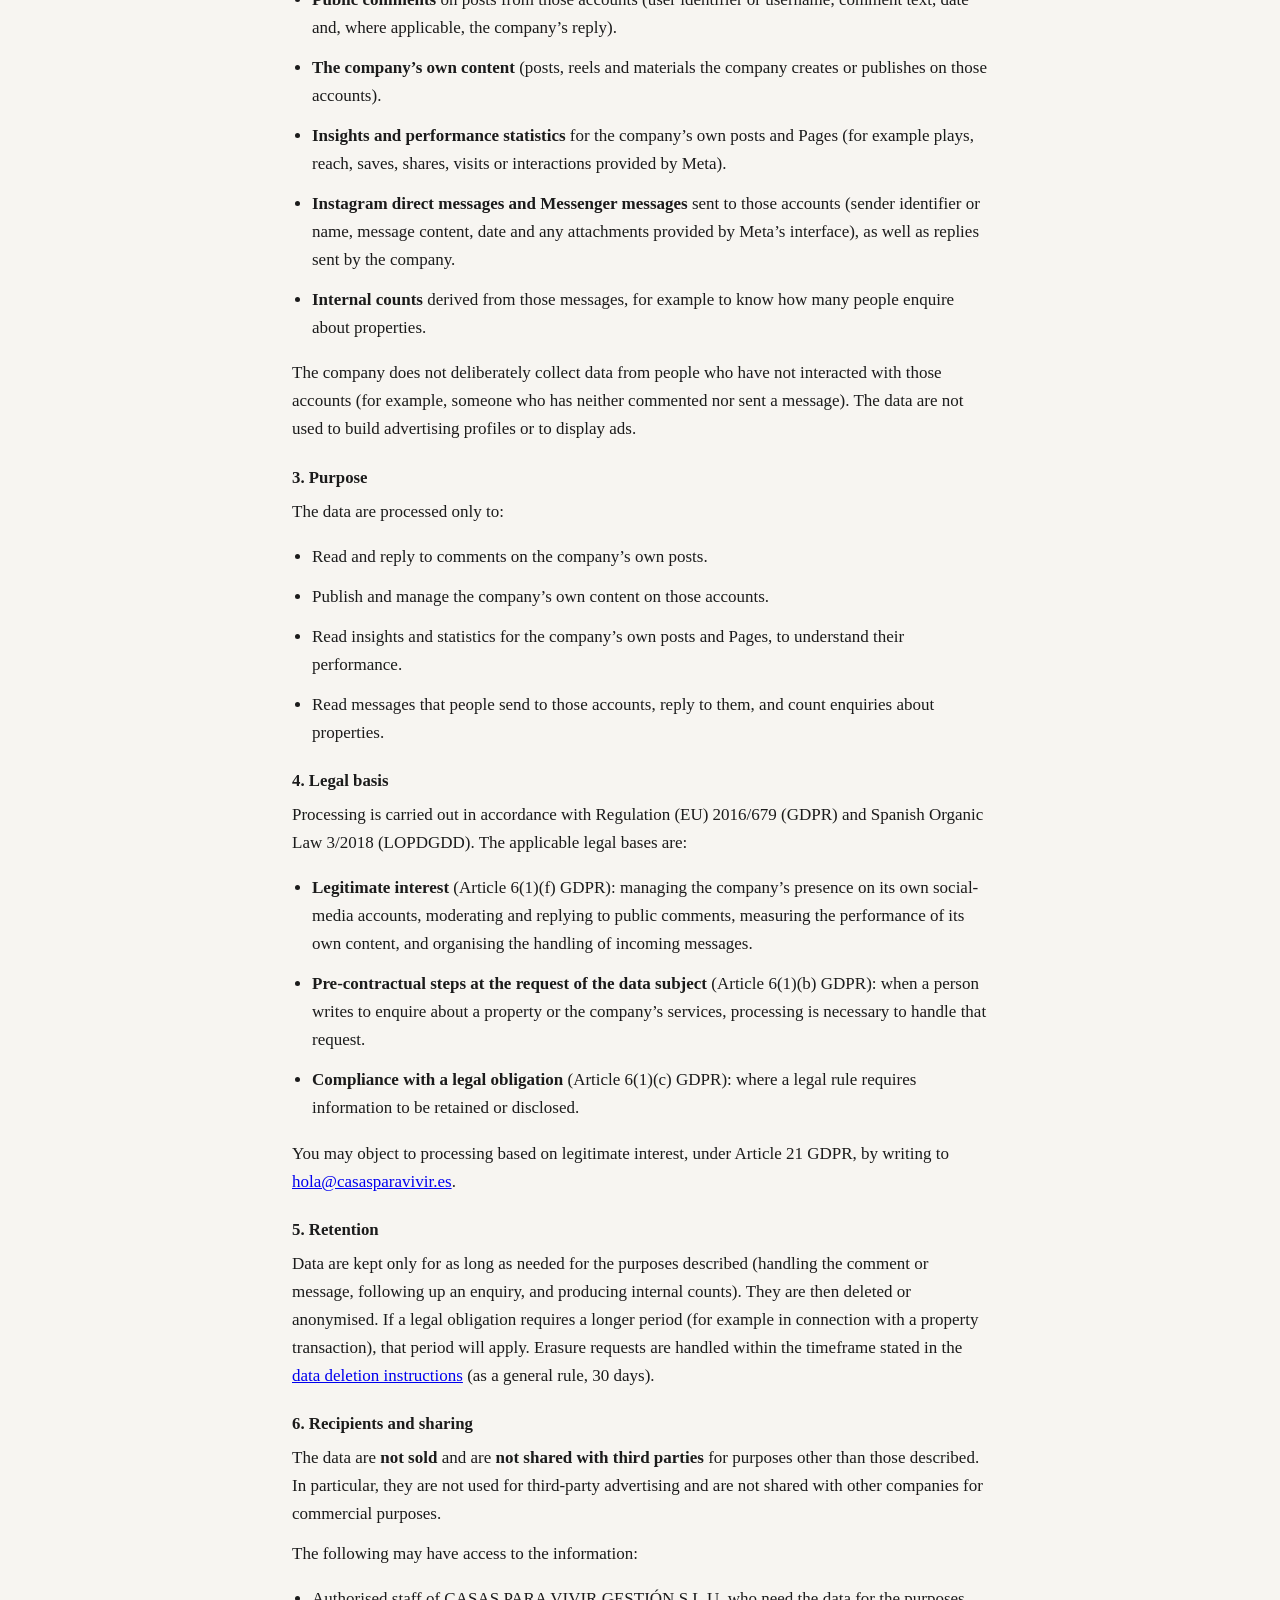
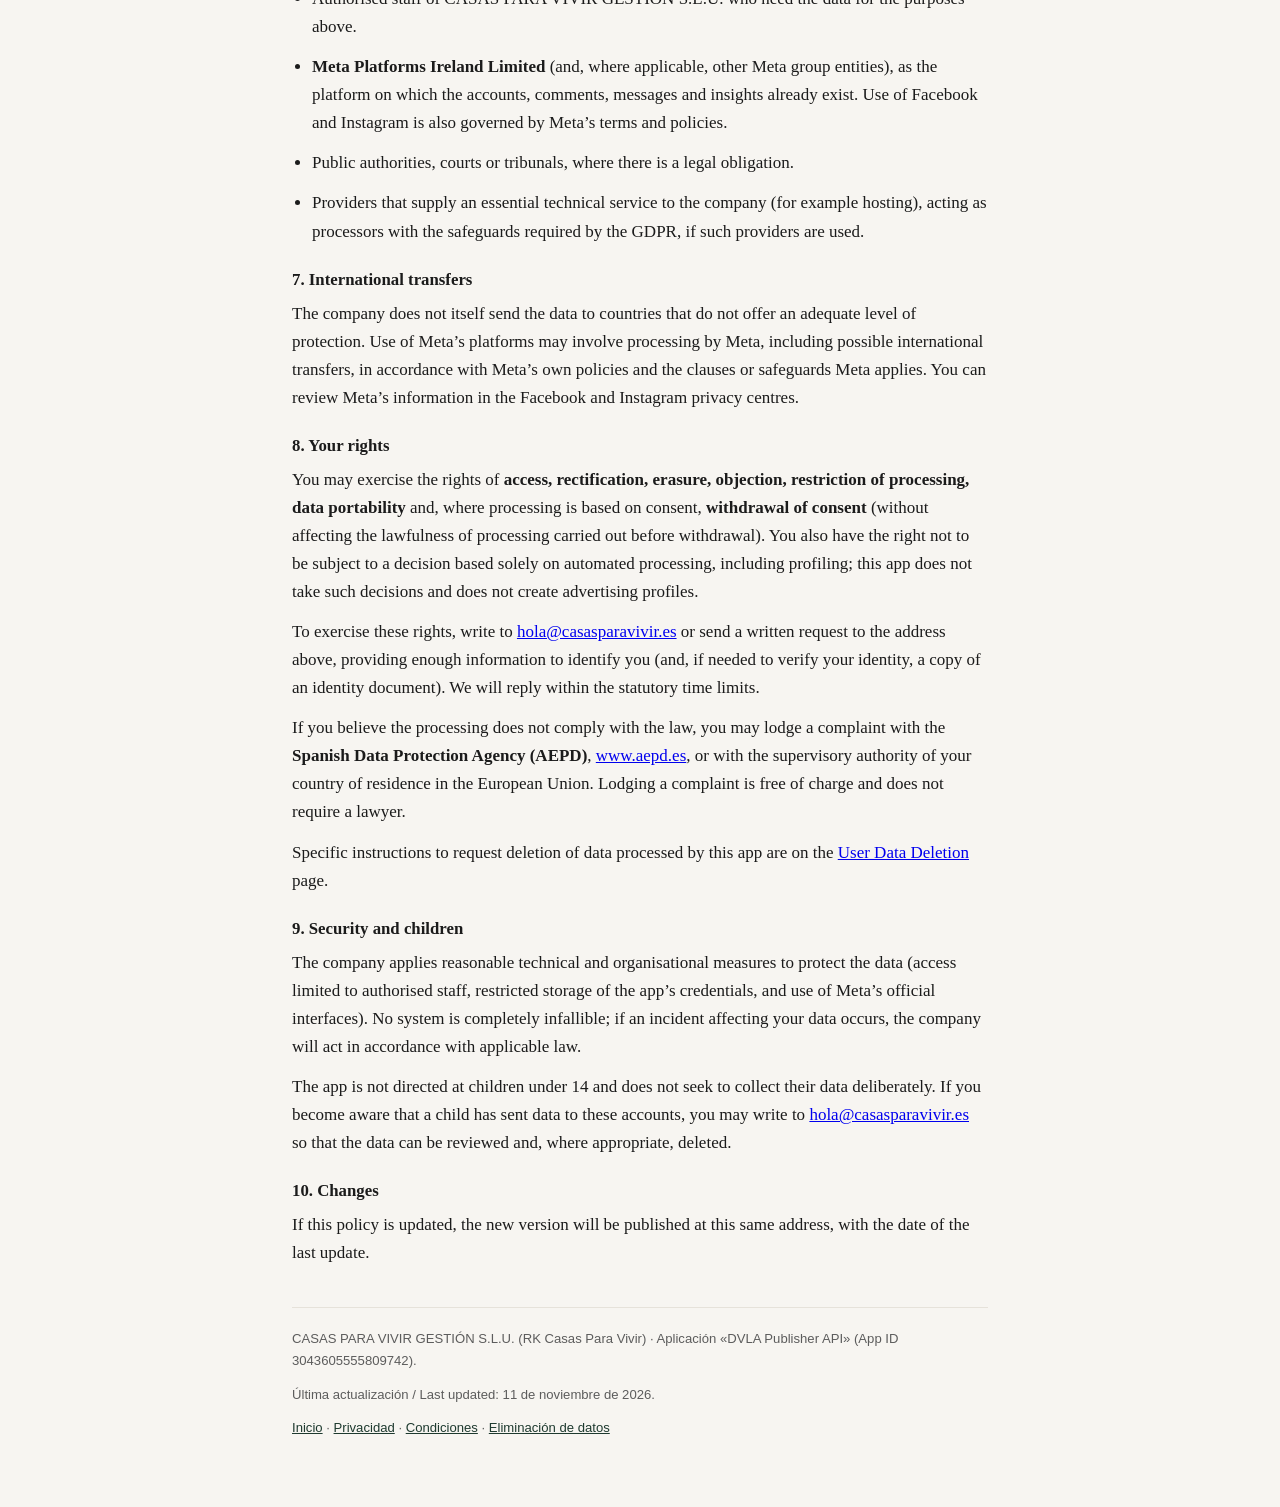
<file: privacidad.html>
<!DOCTYPE html>
<html lang="es">
<head>
  <meta charset="utf-8">
  <meta name="viewport" content="width=device-width, initial-scale=1">
  <title>Política de privacidad — DVLA Publisher API | CASAS PARA VIVIR GESTIÓN S.L.U.</title>
  <meta name="description" content="Política de privacidad de la aplicación interna DVLA Publisher API de CASAS PARA VIVIR GESTIÓN S.L.U.">
  <meta name="robots" content="index,follow">
  <link rel="stylesheet" href="styles.css">
</head>
<body>
  <div class="wrap">
    <header>
      <p class="brand">CASAS PARA VIVIR GESTIÓN S.L.U. · RK Casas Para Vivir</p>
      <h1>Política de privacidad / Privacy Policy</h1>
      <p class="subtitle">Aplicación DVLA Publisher API (App ID 3043605555809742)</p>
    <nav>
      <a href="index.html">Inicio / Home</a>
      <a href="privacidad.html" aria-current="page">Política de privacidad / Privacy Policy</a>
      <a href="condiciones.html">Condiciones del servicio / Terms of Service</a>
      <a href="eliminacion-datos.html">Eliminación de datos / Data deletion</a>
    </nav>
    </header>

    <p class="lang"><a href="#es">Español</a> · <a href="#en">English</a></p>

    <section id="es">
      <h2>Política de privacidad</h2>
      <p>Fecha de entrada en vigor: 11 de noviembre de 2026.</p>

      <div class="meta">
        <p><strong>Responsable del tratamiento:</strong> CASAS PARA VIVIR GESTIÓN S.L.U.</p>
        <p><strong>CIF/NIF:</strong> B56083223</p>
        <p><strong>Domicilio:</strong> Av. Al-Nasir, nº 3, 3º 1, 14006 Córdoba, España</p>
        <p><strong>Correo:</strong> <a href="mailto:hola@casasparavivir.es">hola@casasparavivir.es</a></p>
        <p><strong>Teléfono:</strong> +34 957 100 600 / +34 722 194 486</p>
        <p><strong>Web:</strong> <a href="https://www.casasparavivir.es">www.casasparavivir.es</a></p>
      </div>

      <h3>1. Ámbito de esta política</h3>
      <p>Esta política se aplica exclusivamente a la aplicación interna denominada <strong>DVLA Publisher API</strong> (identificador de aplicación de Meta: <strong>3043605555809742</strong>), utilizada por CASAS PARA VIVIR GESTIÓN S.L.U. (marca comercial RK Casas Para Vivir) para gestionar las cuentas de redes sociales de las que es titular la propia empresa:</p>
      <ul>
        <li>Instagram <strong>@casasparavivir</strong> y la Página de Facebook <strong>«RK Casas Para Vivir»</strong>.</li>
        <li>Instagram <strong>@dondevivelaarquitectura</strong> y la Página de Facebook <strong>«Donde vive la arquitectura»</strong>.</li>
      </ul>
      <p>Ambas cuentas y páginas pertenecen a la empresa. La aplicación no es un servicio abierto al público ni se ofrece a terceros. No sustituye a la <a href="https://casasparavivir.es/politica-de-privacidad/">política de privacidad del sitio web</a> www.casasparavivir.es, que regula el tratamiento de datos a través de esa web.</p>

      <h3>2. Qué datos se tratan</h3>
      <p>La aplicación solo accede, a través de las interfaces oficiales de Meta (Facebook e Instagram), a información relacionada con las cuentas propias indicadas arriba. En particular puede tratar:</p>
      <ul>
        <li><strong>Comentarios públicos</strong> en las publicaciones de esas cuentas (identificador o nombre de usuario, texto del comentario, fecha y, en su caso, la respuesta de la empresa).</li>
        <li><strong>Contenido propio</strong> de la empresa (publicaciones, reels y material que la empresa elabora o publica en esas cuentas).</li>
        <li><strong>Estadísticas e información de rendimiento</strong> de las propias publicaciones y de las páginas (por ejemplo, reproducciones, alcance, guardados, compartidos, visitas o interacciones que facilita Meta).</li>
        <li><strong>Mensajes directos de Instagram y mensajes de Messenger</strong> enviados a esas cuentas (identificador o nombre del remitente, contenido del mensaje, fecha y adjuntos que facilite la interfaz de Meta), así como las respuestas enviadas por la empresa.</li>
        <li><strong>Recuentos internos</strong> derivados de esos mensajes, por ejemplo para saber cuántas personas preguntan por inmuebles.</li>
      </ul>
      <p>No se recogen de forma deliberada datos de personas que no hayan interactuado con esas cuentas (por ejemplo, quien no ha comentado ni enviado un mensaje). No se utilizan los datos para elaborar perfiles publicitarios ni para mostrar anuncios.</p>

      <h3>3. Finalidad</h3>
      <p>Los datos se tratan únicamente para:</p>
      <ul>
        <li>Leer y responder a comentarios en las publicaciones propias.</li>
        <li>Publicar y gestionar el contenido propio de la empresa en esas cuentas.</li>
        <li>Consultar las estadísticas de las publicaciones y páginas propias, para conocer su rendimiento.</li>
        <li>Leer los mensajes que las personas envían a esas cuentas, responderles y contabilizar las consultas sobre inmuebles.</li>
      </ul>

      <h3>4. Base legal</h3>
      <p>El tratamiento se realiza de conformidad con el Reglamento (UE) 2016/679 (RGPD) y la Ley Orgánica 3/2018 (LOPDGDD). Las bases legales aplicables son:</p>
      <ul>
        <li><strong>Interés legítimo</strong> (artículo 6.1.f del RGPD): gestionar la presencia de la empresa en sus propias redes sociales, moderar y responder a comentarios públicos, medir el rendimiento del contenido propio y organizar la atención de los mensajes recibidos.</li>
        <li><strong>Medidas precontractuales a petición del interesado</strong> (artículo 6.1.b del RGPD): cuando una persona escribe para preguntar por un inmueble o por los servicios de la empresa, el tratamiento es necesario para atender esa solicitud.</li>
        <li><strong>Cumplimiento de una obligación legal</strong> (artículo 6.1.c del RGPD): si una norma exige conservar o facilitar determinada información.</li>
      </ul>
      <p>La persona interesada puede oponerse al tratamiento basado en el interés legítimo en los términos del artículo 21 del RGPD, escribiendo a <a href="mailto:hola@casasparavivir.es">hola@casasparavivir.es</a>.</p>

      <h3>5. Conservación</h3>
      <p>Los datos se conservan solo durante el tiempo necesario para las finalidades descritas (atender el comentario o el mensaje, hacer el seguimiento de una consulta y elaborar recuentos internos). Después se eliminan o se anonimizan. Si una obligación legal exige un plazo más largo (por ejemplo, en relación con una operación inmobiliaria), se aplicará ese plazo. Las solicitudes de supresión se atienden en el plazo indicado en las <a href="eliminacion-datos.html">instrucciones de eliminación de datos</a> (como regla general, 30 días).</p>

      <h3>6. Destinatarios y cesiones</h3>
      <p>Los datos <strong>no se venden</strong> y <strong>no se ceden a terceros</strong> para finalidades ajenas a las descritas. En particular, no se utilizan para publicidad de terceros ni se comparten con empresas ajenas para fines comerciales.</p>
      <p>Pueden tener acceso a la información:</p>
      <ul>
        <li>El personal autorizado de CASAS PARA VIVIR GESTIÓN S.L.U. que necesita esos datos para las finalidades indicadas.</li>
        <li><strong>Meta Platforms Ireland Limited</strong> (y, en su caso, otras entidades del grupo Meta), como plataforma en la que ya existen las cuentas, los comentarios, los mensajes y las estadísticas. El uso de Facebook e Instagram se rige además por las condiciones y políticas de Meta.</li>
        <li>Administraciones públicas o jueces y tribunales, cuando exista obligación legal.</li>
        <li>Proveedores que presten un servicio técnico imprescindible a la empresa (por ejemplo, alojamiento), actuando como encargados del tratamiento y con las garantías exigidas por el RGPD, si en algún momento se recurre a ellos.</li>
      </ul>

      <h3>7. Transferencias internacionales</h3>
      <p>La empresa no envía por su cuenta los datos a países que no ofrezcan un nivel de protección adecuado. El uso de las plataformas de Meta puede implicar tratamientos realizados por Meta, incluidos eventuales transferencias internacionales, de acuerdo con sus propias políticas y las cláusulas o garantías que Meta aplique. Puede consultar la información de Meta en sus centros de privacidad de Facebook e Instagram.</p>

      <h3>8. Derechos de las personas interesadas</h3>
      <p>Puede ejercer los derechos de <strong>acceso, rectificación, supresión, oposición, limitación del tratamiento, portabilidad</strong> y, cuando el tratamiento se base en el consentimiento, <strong>retirada del consentimiento</strong> (sin que ello afecte a la licitud del tratamiento anterior). También tiene derecho a no ser objeto de una decisión basada únicamente en el tratamiento automatizado, incluida la elaboración de perfiles; esta aplicación no toma ese tipo de decisiones ni elabora perfiles publicitarios.</p>
      <p>Para ejercer estos derechos, escriba a <a href="mailto:hola@casasparavivir.es">hola@casasparavivir.es</a> o envíe una solicitud por escrito al domicilio indicado, aportando información suficiente para identificarle (y, si es preciso para verificar su identidad, copia de un documento identificativo). Le responderemos en los plazos legales.</p>
      <p>Si considera que el tratamiento no se ajusta a la normativa, puede presentar una reclamación ante la <strong>Agencia Española de Protección de Datos (AEPD)</strong>, <a href="https://www.aepd.es">www.aepd.es</a>, o ante la autoridad de control de su país de residencia en la Unión Europea. Presentar una reclamación es gratuito y no requiere abogado ni procurador.</p>
      <p>Las instrucciones específicas para pedir la eliminación de los datos tratados por esta aplicación están en la página <a href="eliminacion-datos.html">Eliminación de datos</a>.</p>

      <h3>9. Seguridad y menores</h3>
      <p>La empresa aplica medidas técnicas y organizativas razonables para proteger los datos (acceso limitado al personal autorizado, credenciales de la aplicación guardadas de forma restringida y uso de las interfaces oficiales de Meta). Ningún sistema es completamente infalible; si se produce un incidente que afecte a sus datos, se actuará conforme a la normativa aplicable.</p>
      <p>La aplicación no está dirigida a menores de 14 años y no busca recoger deliberadamente sus datos. Si tiene constancia de que un menor ha enviado datos a estas cuentas, puede escribir a <a href="mailto:hola@casasparavivir.es">hola@casasparavivir.es</a> para que se revisen y, en su caso, se eliminen.</p>

      <h3>10. Cambios</h3>
      <p>Si esta política se actualiza, se publicará la nueva versión en esta misma dirección, indicando la fecha de la última actualización.</p>
    </section>

    <hr class="lang-break">

    <section id="en">
      <h2>Privacy Policy</h2>
      <p>Effective date: 11 November 2026.</p>

      <div class="meta">
        <p><strong>Controller:</strong> CASAS PARA VIVIR GESTIÓN S.L.U.</p>
        <p><strong>Tax ID (CIF/NIF):</strong> B56083223</p>
        <p><strong>Address:</strong> Av. Al-Nasir, no. 3, 3º 1, 14006 Córdoba, Spain</p>
        <p><strong>Email:</strong> <a href="mailto:hola@casasparavivir.es">hola@casasparavivir.es</a></p>
        <p><strong>Phone:</strong> +34 957 100 600 / +34 722 194 486</p>
        <p><strong>Website:</strong> <a href="https://www.casasparavivir.es">www.casasparavivir.es</a></p>
      </div>

      <h3>1. Scope of this policy</h3>
      <p>This policy applies solely to the internal application named <strong>DVLA Publisher API</strong> (Meta App ID: <strong>3043605555809742</strong>), used by CASAS PARA VIVIR GESTIÓN S.L.U. (trading as RK Casas Para Vivir) to manage the social-media accounts owned by the company:</p>
      <ul>
        <li>Instagram <strong>@casasparavivir</strong> and the Facebook Page <strong>“RK Casas Para Vivir”</strong>.</li>
        <li>Instagram <strong>@dondevivelaarquitectura</strong> and the Facebook Page <strong>“Donde vive la arquitectura”</strong>.</li>
      </ul>
      <p>Both accounts and Pages belong to the company. The app is not a public service and is not offered to third parties. It does not replace the <a href="https://casasparavivir.es/politica-de-privacidad/">privacy policy of the website</a> www.casasparavivir.es, which covers processing through that website.</p>

      <h3>2. What data is processed</h3>
      <p>The app only accesses, through Meta’s official Facebook and Instagram interfaces, information related to the company’s own accounts listed above. In particular, it may process:</p>
      <ul>
        <li><strong>Public comments</strong> on posts from those accounts (user identifier or username, comment text, date and, where applicable, the company’s reply).</li>
        <li><strong>The company’s own content</strong> (posts, reels and materials the company creates or publishes on those accounts).</li>
        <li><strong>Insights and performance statistics</strong> for the company’s own posts and Pages (for example plays, reach, saves, shares, visits or interactions provided by Meta).</li>
        <li><strong>Instagram direct messages and Messenger messages</strong> sent to those accounts (sender identifier or name, message content, date and any attachments provided by Meta’s interface), as well as replies sent by the company.</li>
        <li><strong>Internal counts</strong> derived from those messages, for example to know how many people enquire about properties.</li>
      </ul>
      <p>The company does not deliberately collect data from people who have not interacted with those accounts (for example, someone who has neither commented nor sent a message). The data are not used to build advertising profiles or to display ads.</p>

      <h3>3. Purpose</h3>
      <p>The data are processed only to:</p>
      <ul>
        <li>Read and reply to comments on the company’s own posts.</li>
        <li>Publish and manage the company’s own content on those accounts.</li>
        <li>Read insights and statistics for the company’s own posts and Pages, to understand their performance.</li>
        <li>Read messages that people send to those accounts, reply to them, and count enquiries about properties.</li>
      </ul>

      <h3>4. Legal basis</h3>
      <p>Processing is carried out in accordance with Regulation (EU) 2016/679 (GDPR) and Spanish Organic Law 3/2018 (LOPDGDD). The applicable legal bases are:</p>
      <ul>
        <li><strong>Legitimate interest</strong> (Article 6(1)(f) GDPR): managing the company’s presence on its own social-media accounts, moderating and replying to public comments, measuring the performance of its own content, and organising the handling of incoming messages.</li>
        <li><strong>Pre-contractual steps at the request of the data subject</strong> (Article 6(1)(b) GDPR): when a person writes to enquire about a property or the company’s services, processing is necessary to handle that request.</li>
        <li><strong>Compliance with a legal obligation</strong> (Article 6(1)(c) GDPR): where a legal rule requires information to be retained or disclosed.</li>
      </ul>
      <p>You may object to processing based on legitimate interest, under Article 21 GDPR, by writing to <a href="mailto:hola@casasparavivir.es">hola@casasparavivir.es</a>.</p>

      <h3>5. Retention</h3>
      <p>Data are kept only for as long as needed for the purposes described (handling the comment or message, following up an enquiry, and producing internal counts). They are then deleted or anonymised. If a legal obligation requires a longer period (for example in connection with a property transaction), that period will apply. Erasure requests are handled within the timeframe stated in the <a href="eliminacion-datos.html#en">data deletion instructions</a> (as a general rule, 30 days).</p>

      <h3>6. Recipients and sharing</h3>
      <p>The data are <strong>not sold</strong> and are <strong>not shared with third parties</strong> for purposes other than those described. In particular, they are not used for third-party advertising and are not shared with other companies for commercial purposes.</p>
      <p>The following may have access to the information:</p>
      <ul>
        <li>Authorised staff of CASAS PARA VIVIR GESTIÓN S.L.U. who need the data for the purposes above.</li>
        <li><strong>Meta Platforms Ireland Limited</strong> (and, where applicable, other Meta group entities), as the platform on which the accounts, comments, messages and insights already exist. Use of Facebook and Instagram is also governed by Meta’s terms and policies.</li>
        <li>Public authorities, courts or tribunals, where there is a legal obligation.</li>
        <li>Providers that supply an essential technical service to the company (for example hosting), acting as processors with the safeguards required by the GDPR, if such providers are used.</li>
      </ul>

      <h3>7. International transfers</h3>
      <p>The company does not itself send the data to countries that do not offer an adequate level of protection. Use of Meta’s platforms may involve processing by Meta, including possible international transfers, in accordance with Meta’s own policies and the clauses or safeguards Meta applies. You can review Meta’s information in the Facebook and Instagram privacy centres.</p>

      <h3>8. Your rights</h3>
      <p>You may exercise the rights of <strong>access, rectification, erasure, objection, restriction of processing, data portability</strong> and, where processing is based on consent, <strong>withdrawal of consent</strong> (without affecting the lawfulness of processing carried out before withdrawal). You also have the right not to be subject to a decision based solely on automated processing, including profiling; this app does not take such decisions and does not create advertising profiles.</p>
      <p>To exercise these rights, write to <a href="mailto:hola@casasparavivir.es">hola@casasparavivir.es</a> or send a written request to the address above, providing enough information to identify you (and, if needed to verify your identity, a copy of an identity document). We will reply within the statutory time limits.</p>
      <p>If you believe the processing does not comply with the law, you may lodge a complaint with the <strong>Spanish Data Protection Agency (AEPD)</strong>, <a href="https://www.aepd.es">www.aepd.es</a>, or with the supervisory authority of your country of residence in the European Union. Lodging a complaint is free of charge and does not require a lawyer.</p>
      <p>Specific instructions to request deletion of data processed by this app are on the <a href="eliminacion-datos.html#en">User Data Deletion</a> page.</p>

      <h3>9. Security and children</h3>
      <p>The company applies reasonable technical and organisational measures to protect the data (access limited to authorised staff, restricted storage of the app’s credentials, and use of Meta’s official interfaces). No system is completely infallible; if an incident affecting your data occurs, the company will act in accordance with applicable law.</p>
      <p>The app is not directed at children under 14 and does not seek to collect their data deliberately. If you become aware that a child has sent data to these accounts, you may write to <a href="mailto:hola@casasparavivir.es">hola@casasparavivir.es</a> so that the data can be reviewed and, where appropriate, deleted.</p>

      <h3>10. Changes</h3>
      <p>If this policy is updated, the new version will be published at this same address, with the date of the last update.</p>
    </section>
    <footer>
      <p>CASAS PARA VIVIR GESTIÓN S.L.U. (RK Casas Para Vivir) · Aplicación «DVLA Publisher API» (App ID 3043605555809742).</p>
      <p>Última actualización / Last updated: 11 de noviembre de 2026.</p>
      <p>
        <a href="index.html">Inicio</a> ·
        <a href="privacidad.html">Privacidad</a> ·
        <a href="condiciones.html">Condiciones</a> ·
        <a href="eliminacion-datos.html">Eliminación de datos</a>
      </p>
    </footer>
  </div>
</body>
</html>
</file>
<file: styles.css>
:root {
  --ink: #1b1b1b;
  --muted: #5c5c5c;
  --line: #e6e2da;
  --bg: #f7f5f1;
  --card: #ffffff;
  --accent: #1e3a2f;
  --accent-soft: #e8efe9;
  --max: 46rem;
}

* { box-sizing: border-box; }

html { scroll-behavior: smooth; }

body {
  margin: 0;
  font-family: "Source Serif 4", "Georgia", "Times New Roman", serif;
  font-size: 1.0625rem;
  line-height: 1.65;
  color: var(--ink);
  background: var(--bg);
}

.wrap {
  max-width: var(--max);
  margin: 0 auto;
  padding: 1.5rem 1.25rem 3.5rem;
}

header {
  border-bottom: 1px solid var(--line);
  padding-bottom: 1.25rem;
  margin-bottom: 2rem;
}

.brand {
  font-family: "Helvetica Neue", Helvetica, Arial, sans-serif;
  font-size: 0.75rem;
  letter-spacing: 0.08em;
  text-transform: uppercase;
  color: var(--accent);
  margin: 0 0 0.35rem;
}

h1 {
  font-size: 1.85rem;
  line-height: 1.25;
  margin: 0 0 0.4rem;
  font-weight: 650;
}

.subtitle {
  margin: 0;
  color: var(--muted);
  font-size: 0.98rem;
}

nav {
  margin-top: 1rem;
  font-family: "Helvetica Neue", Helvetica, Arial, sans-serif;
  font-size: 0.86rem;
  display: flex;
  flex-wrap: wrap;
  gap: 0.4rem 1rem;
}

nav a {
  color: var(--accent);
  text-decoration: none;
  border-bottom: 1px solid transparent;
}

nav a:hover { border-bottom-color: var(--accent); }

nav a[aria-current="page"] {
  font-weight: 600;
  border-bottom-color: var(--accent);
}

.lang {
  margin: 0 0 1.5rem;
  font-family: "Helvetica Neue", Helvetica, Arial, sans-serif;
  font-size: 0.86rem;
}

.lang a { color: var(--accent); }

section { margin-bottom: 2rem; }

h2 {
  font-size: 1.25rem;
  margin: 1.75rem 0 0.6rem;
}

h3 {
  font-size: 1.05rem;
  margin: 1.25rem 0 0.4rem;
}

p, li { margin: 0 0 0.75rem; }

ul, ol { padding-left: 1.25rem; }

.meta {
  font-family: "Helvetica Neue", Helvetica, Arial, sans-serif;
  font-size: 0.86rem;
  color: var(--muted);
  background: var(--accent-soft);
  border-radius: 8px;
  padding: 0.9rem 1rem;
  margin: 0 0 1.5rem;
}

.meta p { margin: 0.2rem 0; }

hr.lang-break {
  border: 0;
  border-top: 1px solid var(--line);
  margin: 2.75rem 0 2rem;
}

footer {
  border-top: 1px solid var(--line);
  margin-top: 2.5rem;
  padding-top: 1.25rem;
  font-family: "Helvetica Neue", Helvetica, Arial, sans-serif;
  font-size: 0.82rem;
  color: var(--muted);
}

footer a { color: var(--accent); }

.cards {
  display: grid;
  gap: 0.85rem;
  margin: 1.25rem 0 2rem;
}

.card {
  background: var(--card);
  border: 1px solid var(--line);
  border-radius: 10px;
  padding: 1rem 1.1rem;
  text-decoration: none;
  color: inherit;
  display: block;
}

.card:hover { border-color: var(--accent); }

.card h2 {
  font-family: "Helvetica Neue", Helvetica, Arial, sans-serif;
  font-size: 1rem;
  margin: 0 0 0.3rem;
  color: var(--accent);
}

.card p { margin: 0; color: var(--muted); font-size: 0.95rem; }

address { font-style: normal; }

@media (max-width: 640px) {
  body { font-size: 1rem; }
  h1 { font-size: 1.55rem; }
  .wrap { padding: 1.15rem 1rem 2.5rem; }
}
</file>
